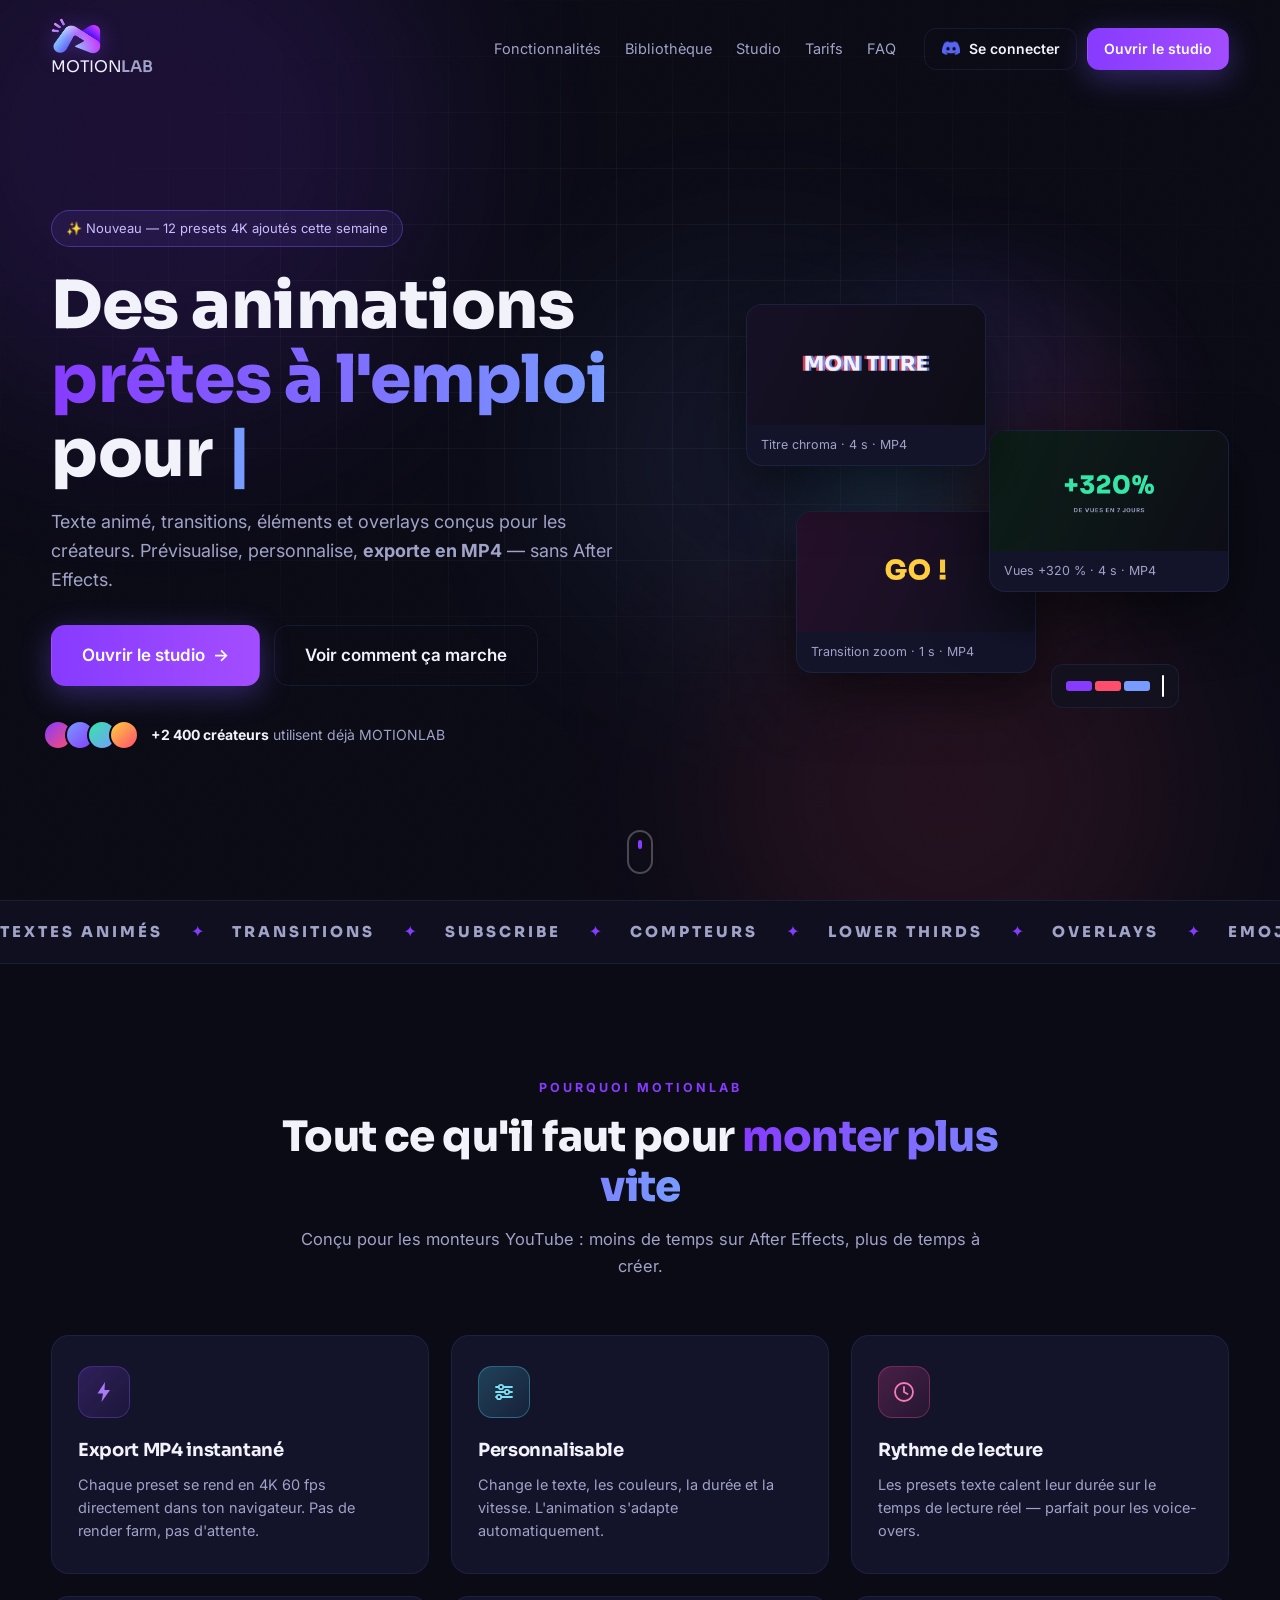
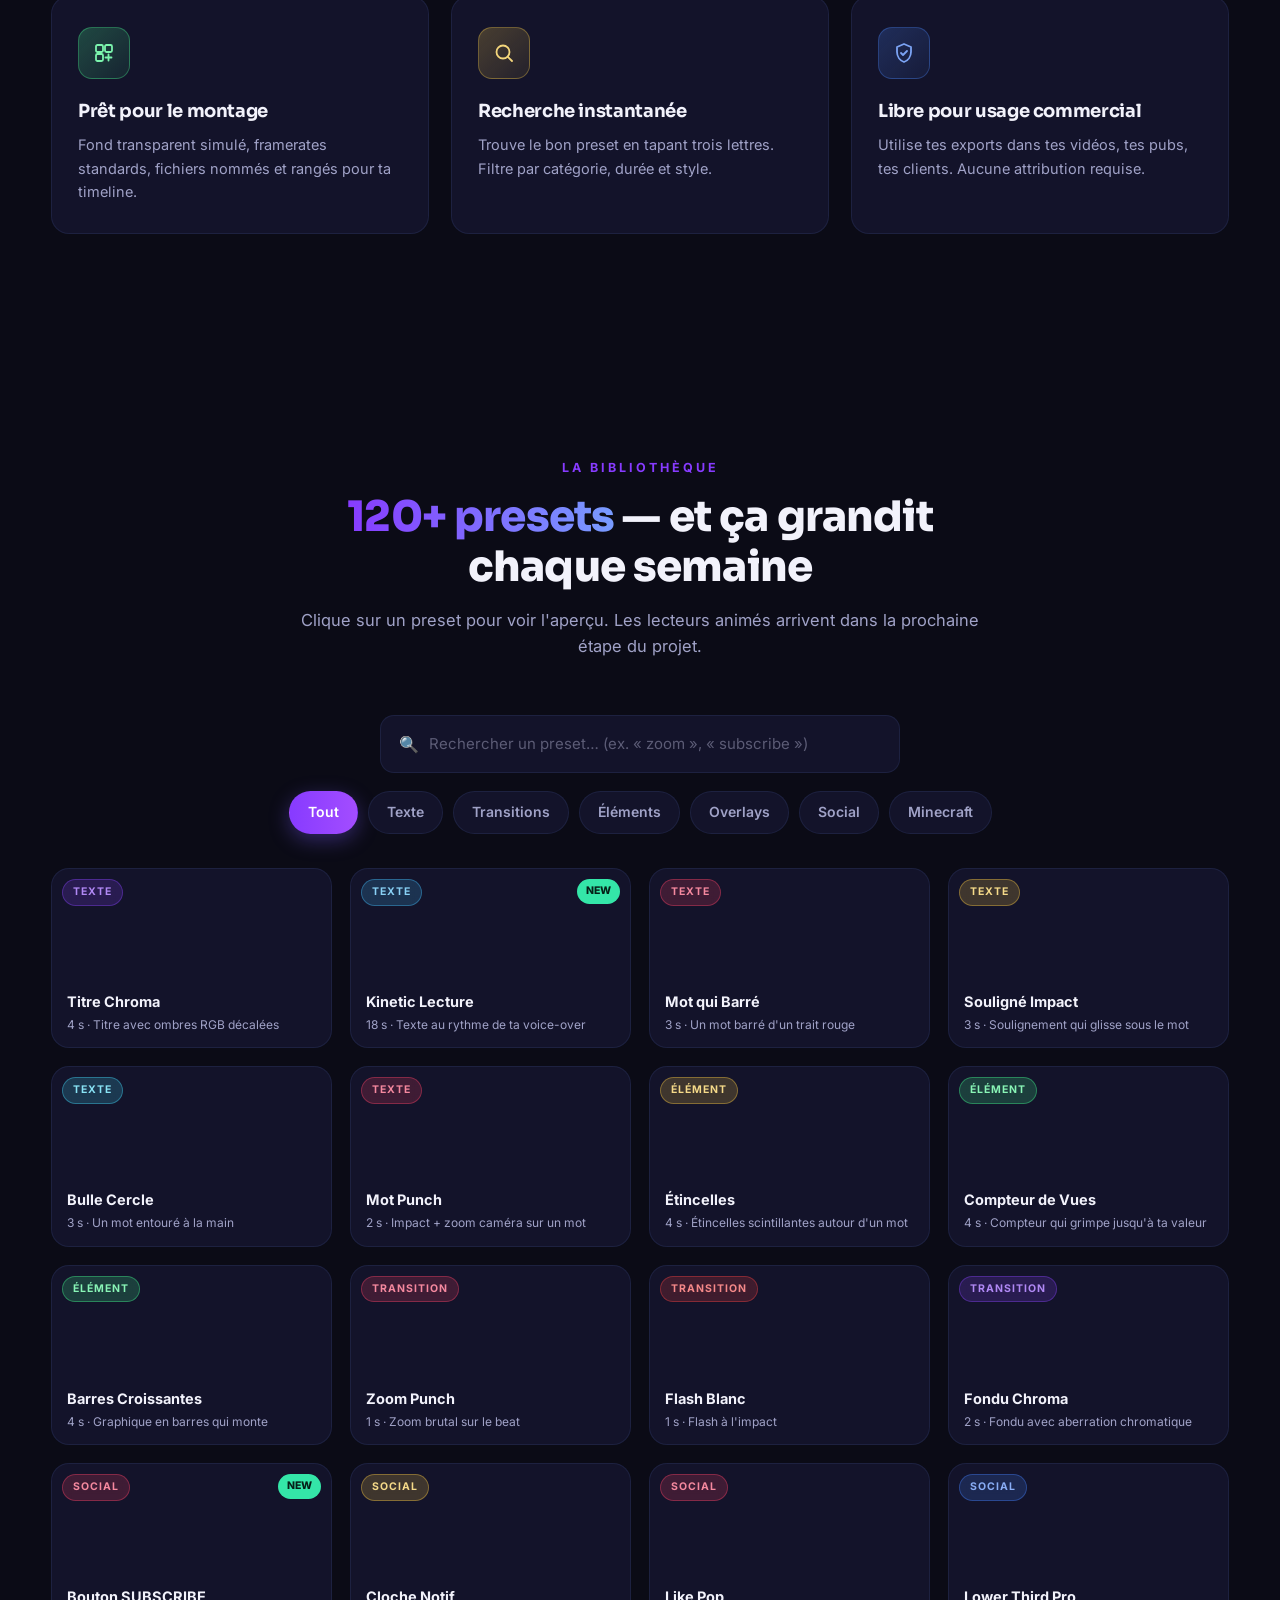
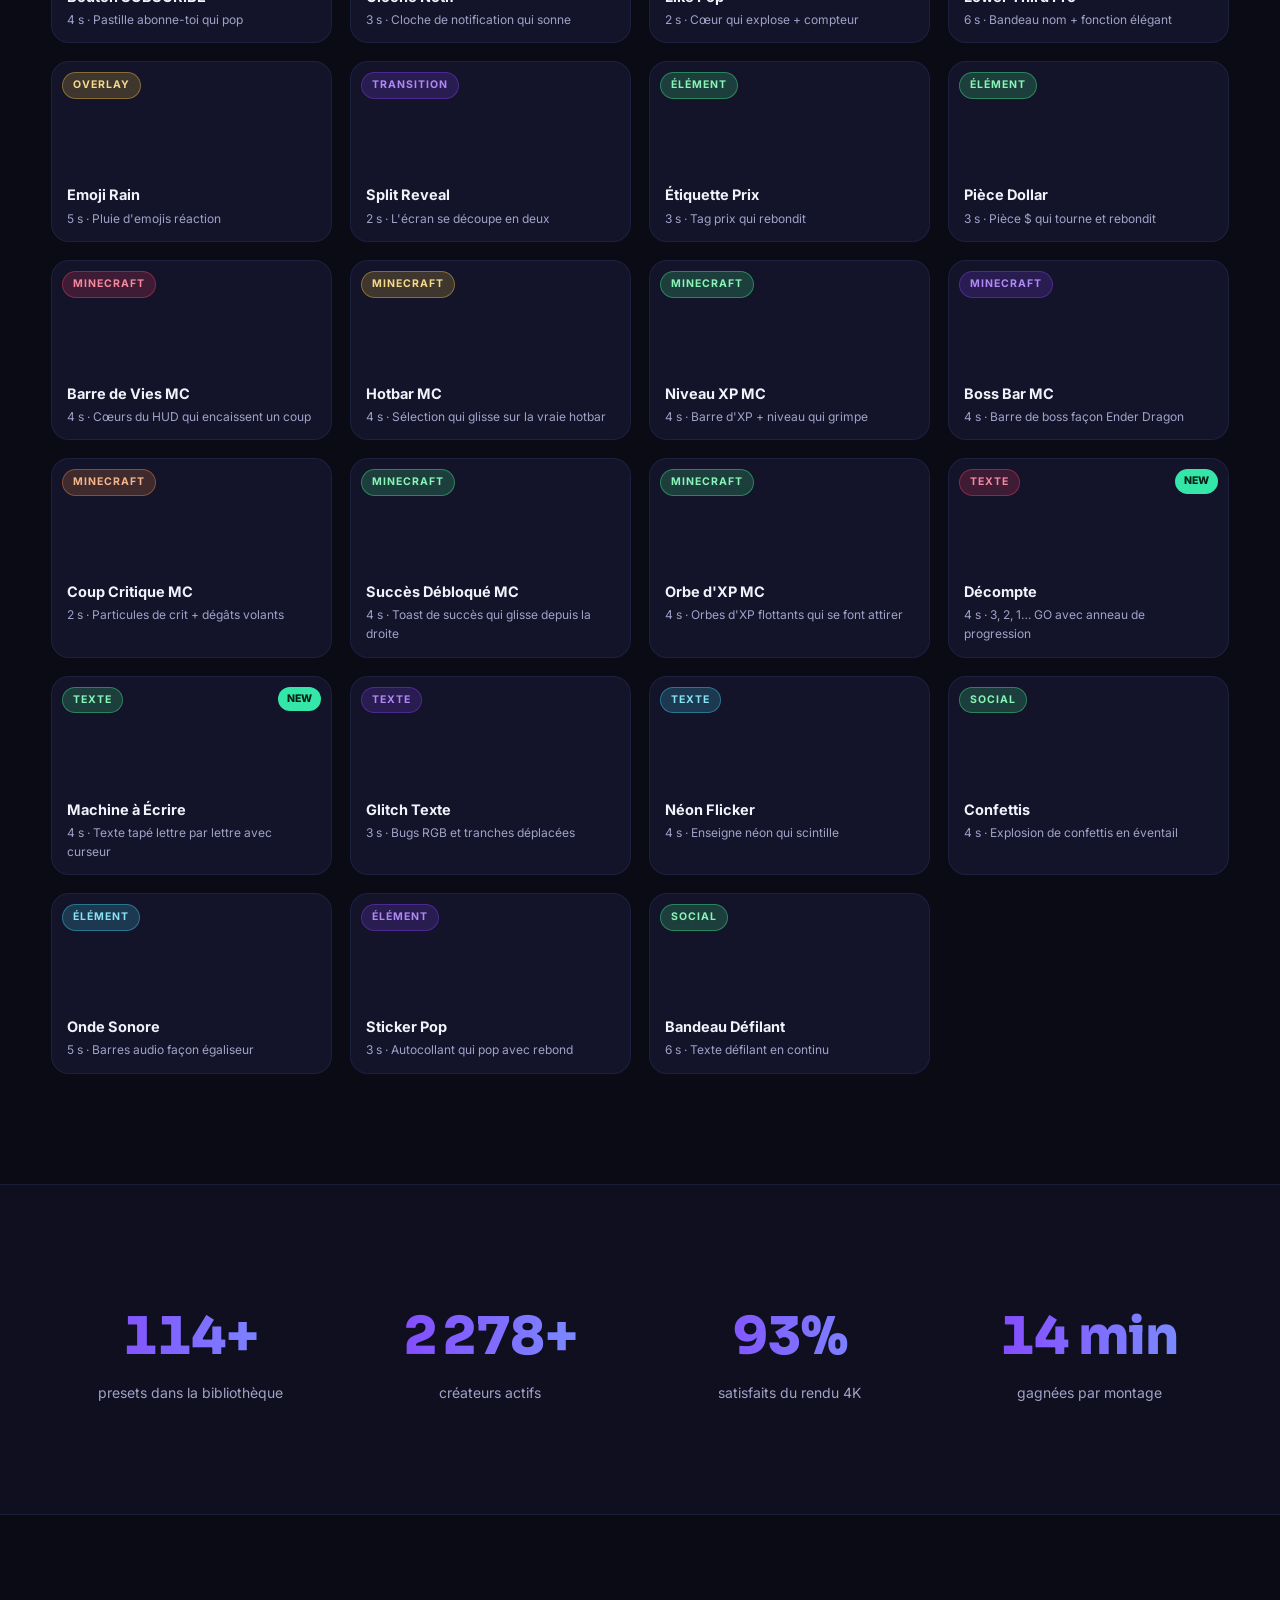
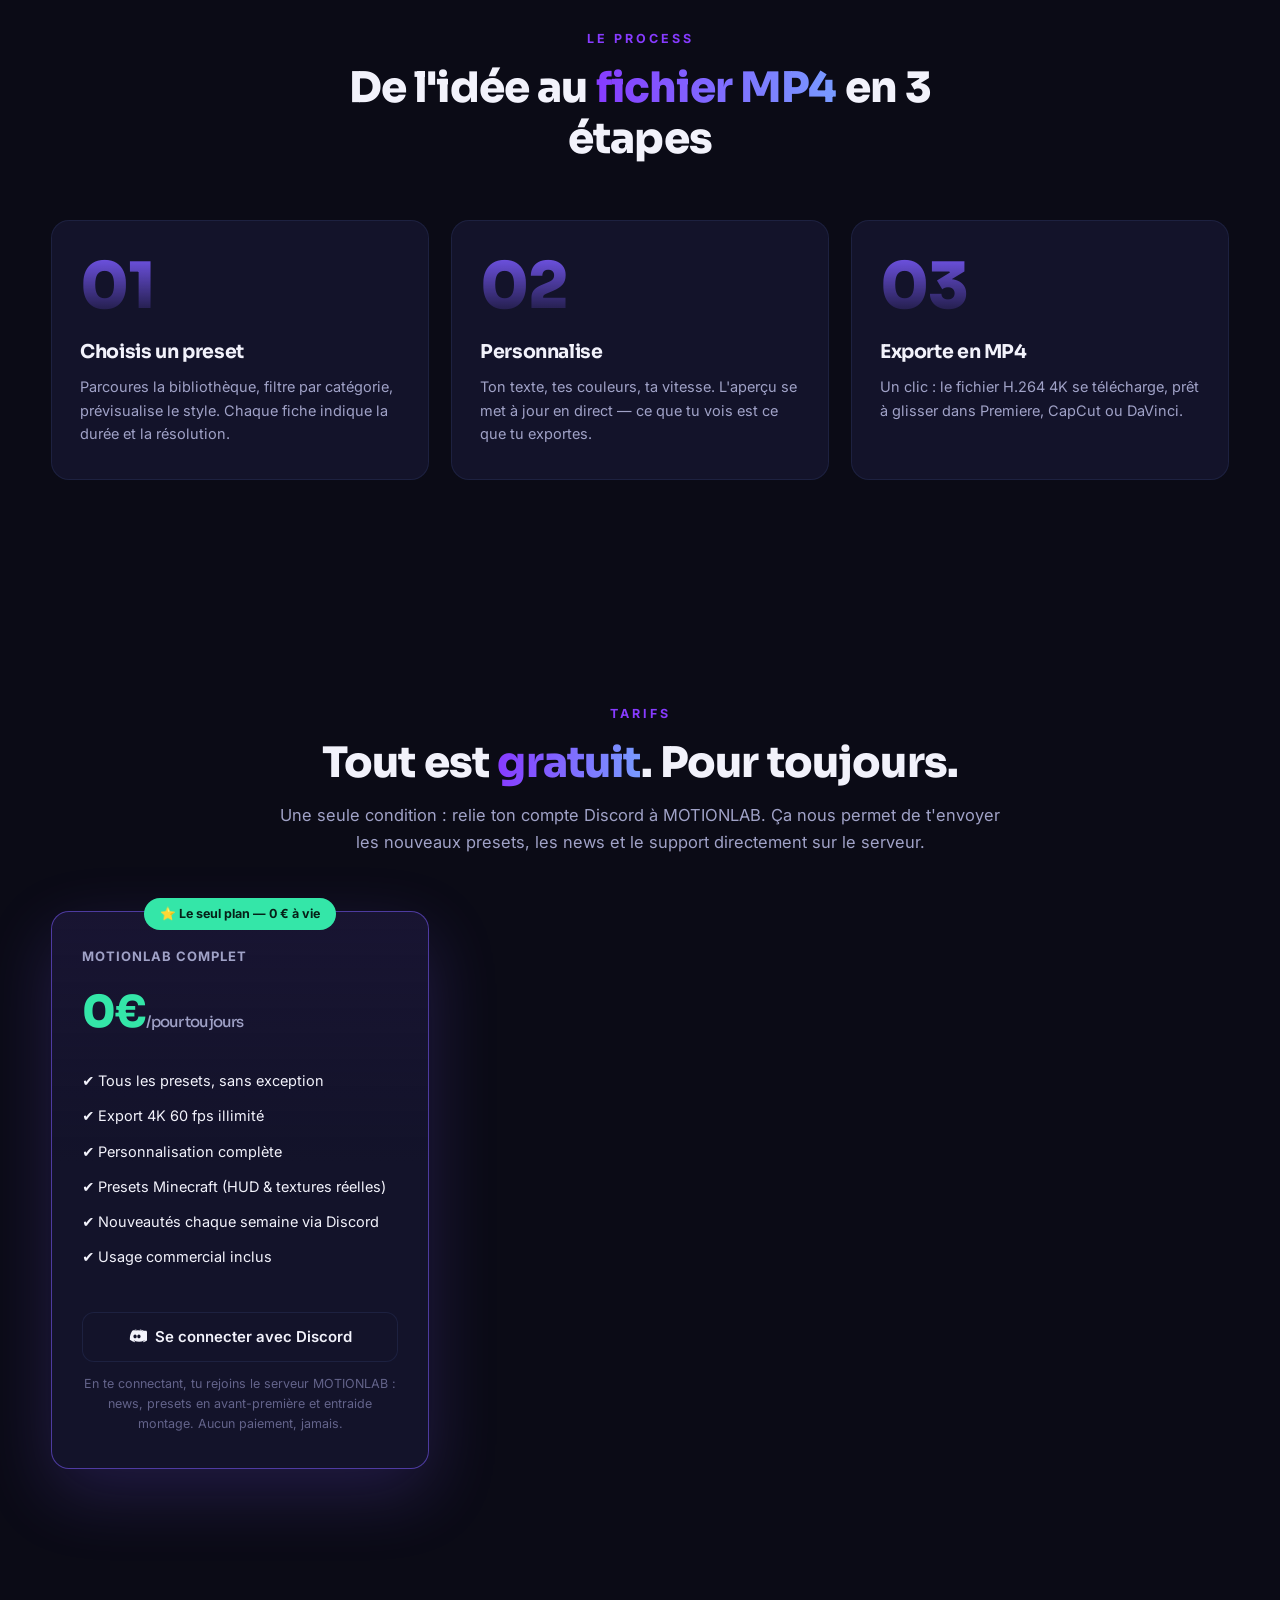
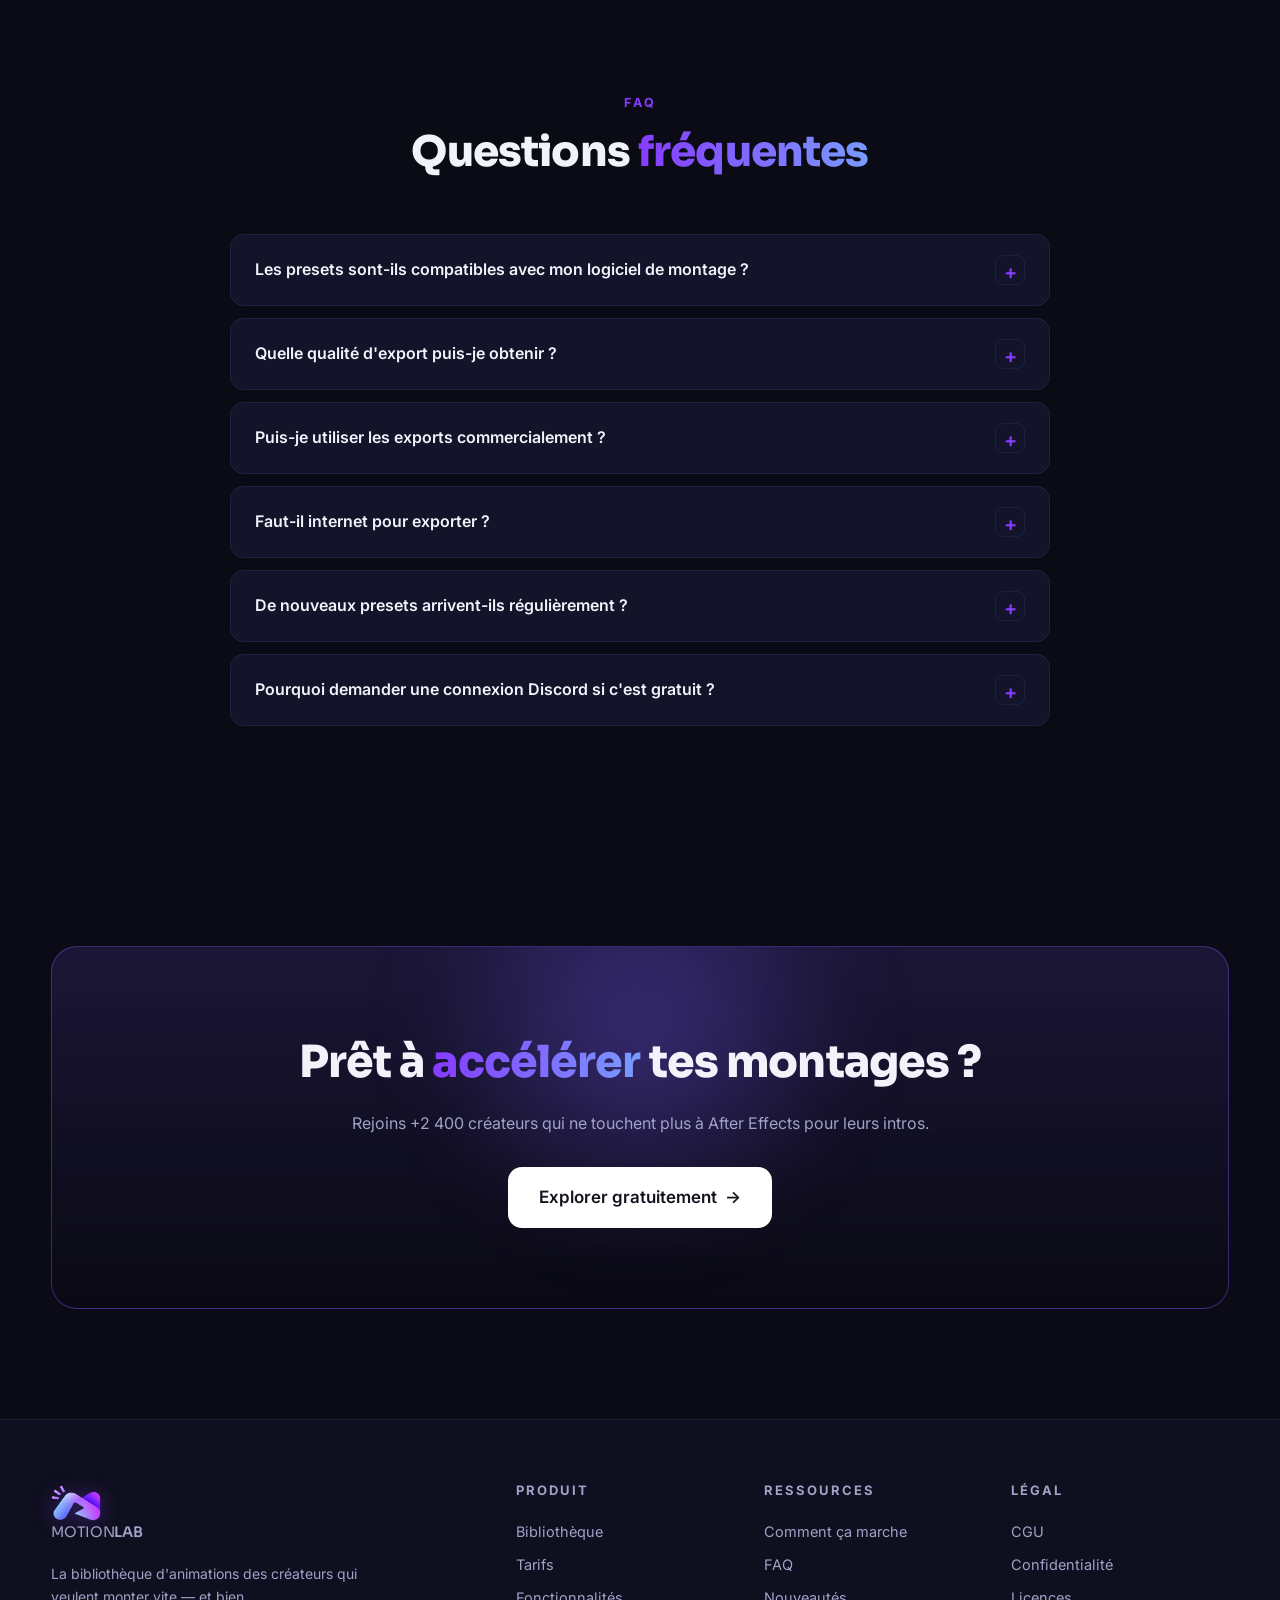
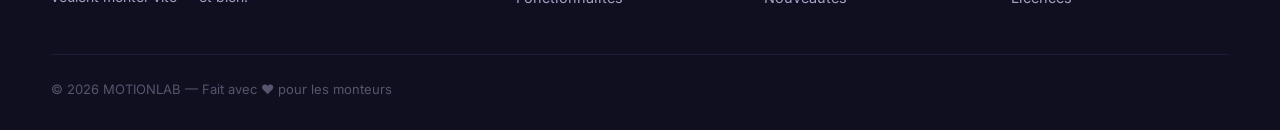
<file: index.html>
<!doctype html>
<html lang="fr">
<head>
<meta charset="utf-8">
<meta name="viewport" content="width=device-width, initial-scale=1">
<title>MOTIONLAB — Bibliothèque d'animations pour le montage</title>
<meta name="description" content="Des centaines d'animations prêtes pour vos montages YouTube, Shorts et TikTok. Texte, transitions, éléments, overlays — exportez en MP4 en un clic.">
<link rel="preconnect" href="https://fonts.googleapis.com">
<link rel="preconnect" href="https://fonts.gstatic.com" crossorigin>
<link href="https://fonts.googleapis.com/css2?family=Sora:wght@600;700;800&family=Inter:wght@400;500;600;700&display=swap" rel="stylesheet">
<link rel="stylesheet" href="styles.css">
<link rel="icon" type="image/png" href="logo.png">
</head>
<body>

<!-- Curseur personnalisé -->
<div class="cursor-dot" id="cursorDot"></div>
<div class="cursor-ring" id="cursorRing"></div>

<!-- Barre de progression de lecture -->
<div class="scroll-progress" id="scrollProgress"></div>

<!-- ================= NAV ================= -->
<header class="nav" id="nav">
  <div class="nav-inner">
    <a class="logo" href="#accueil">
      <img src="logo.png" alt="MOTIONLAB" class="logo-img" width="780" height="564">
      MOTION<span>LAB</span>
    </a>
    <nav class="nav-links" id="navLinks">
      <a href="#fonctionnalites">Fonctionnalités</a>
      <a href="#bibliotheque">Bibliothèque</a>
      <a href="studio.html">Studio</a>
      <a href="#tarifs">Tarifs</a>
      <a href="#faq">FAQ</a>
    </nav>
    <div class="nav-actions">
      <a class="btn btn-ghost btn-sm discord-login" href="#">Se connecter</a>
      <a class="btn btn-primary btn-sm magnetic" href="studio.html">Ouvrir le studio</a>
    </div>
    <button class="burger" id="burger" aria-label="Menu"><span></span><span></span><span></span></button>
  </div>
</header>

<!-- ================= HERO ================= -->
<section class="hero" id="accueil">
  <div class="hero-bg">
    <div class="blob blob-1"></div>
    <div class="blob blob-2"></div>
    <div class="blob blob-3"></div>
    <div class="hero-grid"></div>
  </div>

  <div class="hero-inner">
    <div class="hero-copy reveal">
      <div class="badge">✨ Nouveau — 12 presets 4K ajoutés cette semaine</div>
      <h1>Des animations <span class="gradient-text">prêtes à l'emploi</span><br>
      pour <span class="rotator" id="rotator"><span>tes montages</span></span></h1>
      <p class="hero-sub">Texte animé, transitions, éléments et overlays conçus pour les créateurs.
      Prévisualise, personnalise, <strong>exporte en MP4</strong> — sans After Effects.</p>
      <div class="hero-cta">
        <a href="studio.html" class="btn btn-primary btn-lg magnetic">Ouvrir le studio <span class="arrow">→</span></a>
        <a href="#process" class="btn btn-ghost btn-lg magnetic">Voir comment ça marche</a>
      </div>
      <div class="hero-proof">
        <div class="avatars"><span></span><span></span><span></span><span></span></div>
        <div><strong>+2 400 créateurs</strong> utilisent déjà MOTIONLAB</div>
      </div>
    </div>

    <div class="hero-visual reveal delay-2" id="heroVisual">
      <div class="float-card fc-1 tilt">
        <div class="ph ph-anim"><canvas class="pv" data-pv="Titre Chroma"></canvas></div>
        <div class="fc-meta">Titre chroma · 4 s · MP4</div>
      </div>
      <div class="float-card fc-2 tilt">
        <div class="ph ph-anim"><canvas class="pv" data-pv="Compteur de Vues"></canvas></div>
        <div class="fc-meta">Vues +320 % · 4 s · MP4</div>
      </div>
      <div class="float-card fc-3 tilt">
        <div class="ph ph-anim"><canvas class="pv" data-pv="Zoom Punch"></canvas></div>
        <div class="fc-meta">Transition zoom · 1 s · MP4</div>
      </div>
      <div class="timeline-chip">
        <div class="tc-track"><i class="tc-clip c1"></i><i class="tc-clip c2"></i><i class="tc-clip c3"></i></div>
        <div class="tc-head"></div>
      </div>
    </div>
  </div>

  <a class="scroll-hint" href="#fonctionnalites"><span></span></a>
</section>

<!-- ================= MARQUEE ================= -->
<div class="marquee" aria-hidden="true">
  <div class="marquee-track">
    <span>TEXTES ANIMÉS</span><i>✦</i><span>TRANSITIONS</span><i>✦</i><span>SUBSCRIBE</span><i>✦</i>
    <span>COMPTEURS</span><i>✦</i><span>LOWER THIRDS</span><i>✦</i><span>OVERLAYS</span><i>✦</i>
    <span>EMOJI POP</span><i>✦</i><span>ZOOM PUNCH</span><i>✦</i>
    <span>TEXTES ANIMÉS</span><i>✦</i><span>TRANSITIONS</span><i>✦</i><span>SUBSCRIBE</span><i>✦</i>
    <span>COMPTEURS</span><i>✦</i><span>LOWER THIRDS</span><i>✦</i><span>OVERLAYS</span><i>✦</i>
    <span>EMOJI POP</span><i>✦</i><span>ZOOM PUNCH</span><i>✦</i>
  </div>
</div>

<!-- ================= FONCTIONNALITÉS ================= -->
<section class="section" id="fonctionnalites">
  <div class="container">
    <div class="section-head reveal">
      <div class="kicker">Pourquoi MOTIONLAB</div>
      <h2>Tout ce qu'il faut pour <span class="gradient-text">monter plus vite</span></h2>
      <p>Conçu pour les monteurs YouTube : moins de temps sur After Effects, plus de temps à créer.</p>
    </div>
    <div class="feature-grid">
      <article class="feature-card reveal tilt">
        <div class="f-icon" style="--hue:262"><svg viewBox="0 0 24 24" width="24" height="24"><path d="M13 2 5.5 13.5H11L9.5 22 18 10h-5.5L13 2Z" fill="currentColor"/></svg></div>
        <h3>Export MP4 instantané</h3>
        <p>Chaque preset se rend en 4K 60 fps directement dans ton navigateur. Pas de render farm, pas d'attente.</p>
      </article>
      <article class="feature-card reveal tilt delay-1">
        <div class="f-icon" style="--hue:190"><svg viewBox="0 0 24 24" width="24" height="24" fill="none" stroke="currentColor" stroke-width="1.8" stroke-linecap="round"><path d="M4 7h16M4 12h16M4 17h16"/><circle cx="9" cy="7" r="2.2" fill="var(--card)" /><circle cx="15" cy="12" r="2.2" fill="var(--card)"/><circle cx="7" cy="17" r="2.2" fill="var(--card)"/></svg></div>
        <h3>Personnalisable</h3>
        <p>Change le texte, les couleurs, la durée et la vitesse. L'animation s'adapte automatiquement.</p>
      </article>
      <article class="feature-card reveal tilt delay-2">
        <div class="f-icon" style="--hue:330"><svg viewBox="0 0 24 24" width="24" height="24" fill="none" stroke="currentColor" stroke-width="1.8" stroke-linecap="round"><circle cx="12" cy="12" r="9"/><path d="M12 7v5l3.5 2"/></svg></div>
        <h3>Rythme de lecture</h3>
        <p>Les presets texte calent leur durée sur le temps de lecture réel — parfait pour les voice-overs.</p>
      </article>
      <article class="feature-card reveal tilt delay-1">
        <div class="f-icon" style="--hue:145"><svg viewBox="0 0 24 24" width="24" height="24" fill="none" stroke="currentColor" stroke-width="1.8" stroke-linecap="round" stroke-linejoin="round"><rect x="4" y="4" width="7" height="7" rx="1.5"/><rect x="13" y="4" width="7" height="7" rx="1.5"/><rect x="4" y="13" width="7" height="7" rx="1.5"/><path d="M16.5 13.5v6M13.5 16.5h6"/></svg></div>
        <h3>Prêt pour le montage</h3>
        <p>Fond transparent simulé, framerates standards, fichiers nommés et rangés pour ta timeline.</p>
      </article>
      <article class="feature-card reveal tilt delay-2">
        <div class="f-icon" style="--hue:45"><svg viewBox="0 0 24 24" width="24" height="24" fill="none" stroke="currentColor" stroke-width="1.8" stroke-linecap="round"><circle cx="11" cy="11" r="6.5"/><path d="m20 20-4.2-4.2"/></svg></div>
        <h3>Recherche instantanée</h3>
        <p>Trouve le bon preset en tapant trois lettres. Filtre par catégorie, durée et style.</p>
      </article>
      <article class="feature-card reveal tilt delay-3">
        <div class="f-icon" style="--hue:220"><svg viewBox="0 0 24 24" width="24" height="24" fill="none" stroke="currentColor" stroke-width="1.8" stroke-linecap="round" stroke-linejoin="round"><path d="M12 3 5 6v5c0 4.5 3 8.5 7 10 4-1.5 7-5.5 7-10V6l-7-3Z"/><path d="m9 12 2 2 4-4"/></svg></div>
        <h3>Libre pour usage commercial</h3>
        <p>Utilise tes exports dans tes vidéos, tes pubs, tes clients. Aucune attribution requise.</p>
      </article>
    </div>
  </div>
</section>

<!-- ================= BIBLIOTHÈQUE ================= -->
<section class="section" id="bibliotheque">
  <div class="container">
    <div class="section-head reveal">
      <div class="kicker">La bibliothèque</div>
      <h2><span class="gradient-text">120+ presets</span> — et ça grandit chaque semaine</h2>
      <p>Clique sur un preset pour voir l'aperçu. Les lecteurs animés arrivent dans la prochaine étape du projet.</p>
    </div>

    <div class="lib-toolbar reveal">
      <div class="search-box">
        <span class="s-icon">🔍</span>
        <input type="search" id="search" placeholder="Rechercher un preset… (ex. « zoom », « subscribe »)" autocomplete="off">
      </div>
      <div class="chips" id="chips">
        <button class="chip active" data-cat="all">Tout</button>
        <button class="chip" data-cat="texte">Texte</button>
        <button class="chip" data-cat="transition">Transitions</button>
        <button class="chip" data-cat="element">Éléments</button>
        <button class="chip" data-cat="overlay">Overlays</button>
        <button class="chip" data-cat="social">Social</button>
      <button class="chip" data-cat="mc">Minecraft</button>
      </div>
    </div>

    <div class="lib-grid" id="libGrid"><!-- rendu par JS --></div>
    <p class="lib-empty" id="libEmpty" hidden>Aucun preset ne correspond — essaie un autre mot-clé 🙏</p>
  </div>
</section>

<!-- ================= STATS ================= -->
<section class="section stats-band">
  <div class="container stats-grid">
    <div class="stat reveal"><div class="stat-num" data-count="120" data-suffix="+">0</div><div class="stat-label">presets dans la bibliothèque</div></div>
    <div class="stat reveal delay-1"><div class="stat-num" data-count="2400" data-suffix="+">0</div><div class="stat-label">créateurs actifs</div></div>
    <div class="stat reveal delay-2"><div class="stat-num" data-count="98" data-suffix="%">0</div><div class="stat-label">satisfaits du rendu 4K</div></div>
    <div class="stat reveal delay-3"><div class="stat-num" data-count="15" data-suffix=" min">0</div><div class="stat-label">gagnées par montage</div></div>
  </div>
</section>

<!-- ================= PROCESS ================= -->
<section class="section" id="process">
  <div class="container">
    <div class="section-head reveal">
      <div class="kicker">Le process</div>
      <h2>De l'idée au <span class="gradient-text">fichier MP4</span> en 3 étapes</h2>
    </div>
    <div class="steps">
      <div class="step reveal"><div class="step-num">01</div>
        <h3>Choisis un preset</h3>
        <p>Parcoures la bibliothèque, filtre par catégorie, prévisualise le style. Chaque fiche indique la durée et la résolution.</p>
      </div>
      <div class="step reveal delay-1"><div class="step-num">02</div>
        <h3>Personnalise</h3>
        <p>Ton texte, tes couleurs, ta vitesse. L'aperçu se met à jour en direct — ce que tu vois est ce que tu exportes.</p>
      </div>
      <div class="step reveal delay-2"><div class="step-num">03</div>
        <h3>Exporte en MP4</h3>
        <p>Un clic : le fichier H.264 4K se télécharge, prêt à glisser dans Premiere, CapCut ou DaVinci.</p>
      </div>
    </div>
  </div>
</section>

<!-- ================= TARIFS ================= -->
<section class="section" id="tarifs">
  <div class="container">
    <div class="section-head reveal">
      <div class="kicker">Tarifs</div>
      <h2>Tout est <span class="gradient-text">gratuit</span>. Pour toujours.</h2>
      <p>Une seule condition : relie ton compte Discord à MOTIONLAB. Ça nous permet de t'envoyer les nouveaux presets, les news et le support directement sur le serveur.</p>
    </div>
    <div class="pricing pricing-free">
      <div class="plan plan-popular plan-free reveal tilt">
        <div class="pop-badge">⭐ Le seul plan — 0 € à vie</div>
        <div class="plan-name">MOTIONLAB Complet</div>
        <div class="plan-price">0€<span>/pour toujours</span></div>
        <ul class="plan-list">
          <li>✔ Tous les presets, sans exception</li>
          <li>✔ Export 4K 60 fps illimité</li>
          <li>✔ Personnalisation complète</li>
          <li>✔ Presets Minecraft (HUD &amp; textures réelles)</li>
          <li>✔ Nouveautés chaque semaine via Discord</li>
          <li>✔ Usage commercial inclus</li>
        </ul>
        <button class="btn btn-discord btn-block magnetic" id="discordCta">
          <svg viewBox="0 0 24 24" width="20" height="20" fill="currentColor" aria-hidden="true"><path d="M20.3 4.4A19.6 19.6 0 0 0 15.6 3l-.3.7a13.4 13.4 0 0 1 4 1.7 13.6 13.6 0 0 0-11.6-.4l-.4.4a13.4 13.4 0 0 1 4-1.7L11 3a19.6 19.6 0 0 0-4.7 1.4C3.9 8.1 3.2 11.7 3.5 15.2a19.9 19.9 0 0 0 6 3l.5-.8a12.5 12.5 0 0 1-2-.9l.5-.4a14.2 14.2 0 0 0 12.2 0l.5.4c-.7.4-1.4.7-2.1.9l.5.8a19.8 19.8 0 0 0 6-3c.4-4-.6-7.5-2.3-10.8ZM9.7 13.6c-1.1 0-2-1-2-2.3s.9-2.3 2-2.3 2 1 2 2.3-.9 2.3-2 2.3Zm4.6 0c-1.1 0-2-1-2-2.3s.9-2.3 2-2.3 2 1 2 2.3-.9 2.3-2 2.3Z"/></svg>
          <span id="discordCtaLabel">Se connecter avec Discord</span>
        </button>
        <p class="plan-note">En te connectant, tu rejoins le serveur MOTIONLAB : news, presets en avant-première et entraide montage. Aucun paiement, jamais.</p>
      </div>
    </div>
  </div>
</section>

<!-- ================= FAQ ================= -->
<section class="section" id="faq">
  <div class="container container-narrow">
    <div class="section-head reveal">
      <div class="kicker">FAQ</div>
      <h2>Questions <span class="gradient-text">fréquentes</span></h2>
    </div>
    <div class="accordion" id="accordion">
      <details class="acc reveal">
        <summary>Les presets sont-ils compatibles avec mon logiciel de montage ? <span class="acc-icon">+</span></summary>
        <div class="acc-body"><p>Oui. Les exports sont des fichiers MP4 (H.264) standard : Premiere Pro, DaVinci Resolve, CapCut, Final Cut, After Effects… tout ce qui accepte du MP4.</p></div>
      </details>
      <details class="acc reveal delay-1">
        <summary>Quelle qualité d'export puis-je obtenir ? <span class="acc-icon">+</span></summary>
        <div class="acc-body"><p>Jusqu'en 4K (3840×2160) à 60 fps, encodé H.264 High Profile. Le rendu se fait dans ton navigateur : un PC correct suffit.</p></div>
      </details>
      <details class="acc reveal delay-2">
        <summary>Puis-je utiliser les exports commercialement ? <span class="acc-icon">+</span></summary>
        <div class="acc-body"><p>Absolument — vidéos YouTube, Shorts, publicités, projets clients. Aucune attribution nécessaire, même avec le plan gratuit.</p></div>
      </details>
      <details class="acc reveal delay-3">
        <summary>Faut-il internet pour exporter ? <span class="acc-icon">+</span></summary>
        <div class="acc-body"><p>Une seule fois pour charger le site. Ensuite le rendu est 100 % local : rien n'est envoyé sur un serveur.</p></div>
      </details>
      <details class="acc reveal delay-3">
        <summary>De nouveaux presets arrivent-ils régulièrement ? <span class="acc-icon">+</span></summary>
        <div class="acc-body"><p>Oui, chaque semaine. Les membres du serveur Discord MOTIONLAB les reçoivent en avant-première, avec les notes de version.</p></div>
      </details>
      <details class="acc reveal delay-3">
        <summary>Pourquoi demander une connexion Discord si c'est gratuit ? <span class="acc-icon">+</span></summary>
        <div class="acc-body"><p>Parce qu'il n'y a aucun paiement à gérer : la connexion Discord sert de compte, et le serveur sert de canal pour les news, les nouveaux presets et l'entraide montage. C'est tout.</p></div>
      </details>
    </div>
  </div>
</section>

<!-- ================= CTA ================= -->
<section class="section">
  <div class="container">
    <div class="cta-banner reveal">
      <div class="cta-blob"></div>
      <h2>Prêt à <span class="gradient-text">accélérer</span> tes montages ?</h2>
      <p>Rejoins +2 400 créateurs qui ne touchent plus à After Effects pour leurs intros.</p>
      <a href="#bibliotheque" class="btn btn-light btn-lg magnetic">Explorer gratuitement <span class="arrow">→</span></a>
    </div>
  </div>
</section>

<!-- ================= FOOTER ================= -->
<footer class="footer">
  <div class="container footer-grid">
    <div>
      <a class="logo" href="#accueil">
      <img src="logo.png" alt="MOTIONLAB" class="logo-img" width="780" height="564">
      MOTION<span>LAB</span>
    </a>
      <p class="foot-desc">La bibliothèque d'animations des créateurs qui veulent monter vite — et bien.</p>
    </div>
    <div><h4>Produit</h4><a href="#bibliotheque">Bibliothèque</a><a href="#tarifs">Tarifs</a><a href="#fonctionnalites">Fonctionnalités</a></div>
    <div><h4>Ressources</h4><a href="#process">Comment ça marche</a><a href="#faq">FAQ</a><a href="#accueil">Nouveautés</a></div>
    <div><h4>Légal</h4><a href="#accueil">CGU</a><a href="#accueil">Confidentialité</a><a href="#accueil">Licences</a></div>
  </div>
  <div class="foot-bottom container">© 2026 MOTIONLAB — Fait avec ❤ pour les monteurs</div>
</footer>

<!-- ================= MODAL APERÇU ================= -->
<div class="modal" id="modal" aria-hidden="true">
  <div class="modal-backdrop" id="modalBackdrop"></div>
  <div class="modal-card" role="dialog" aria-modal="true">
    <button class="modal-close" id="modalClose" aria-label="Fermer">✕</button>
    <div class="modal-player" id="modalPlayer"><!-- placeholder animé --></div>
    <div class="modal-info">
      <div>
        <h3 id="modalTitle">Preset</h3>
        <p id="modalMeta">4 s · 4K 60 fps · MP4</p>
      </div>
      <a class="btn btn-primary" id="modalStudio" href="studio.html">Ouvrir dans le studio →</a>
    </div>
    <div class="modal-note">🚧 Le lecteur animé et l'export sont la <strong>prochaine étape</strong> du projet — la structure est déjà prête à les accueillir.</div>
  </div>
</div>

<button class="to-top" id="toTop" aria-label="Remonter">
  <svg viewBox="0 0 36 36"><circle class="tt-bg" cx="18" cy="18" r="16"/><circle class="tt-ring" id="ttRing" cx="18" cy="18" r="16"/></svg>
  <span>↑</span>
</button>

<script src="previews.js"></script>
<script src="discord.js"></script>
<script src="app.js"></script>
</body>
</html>
</file>
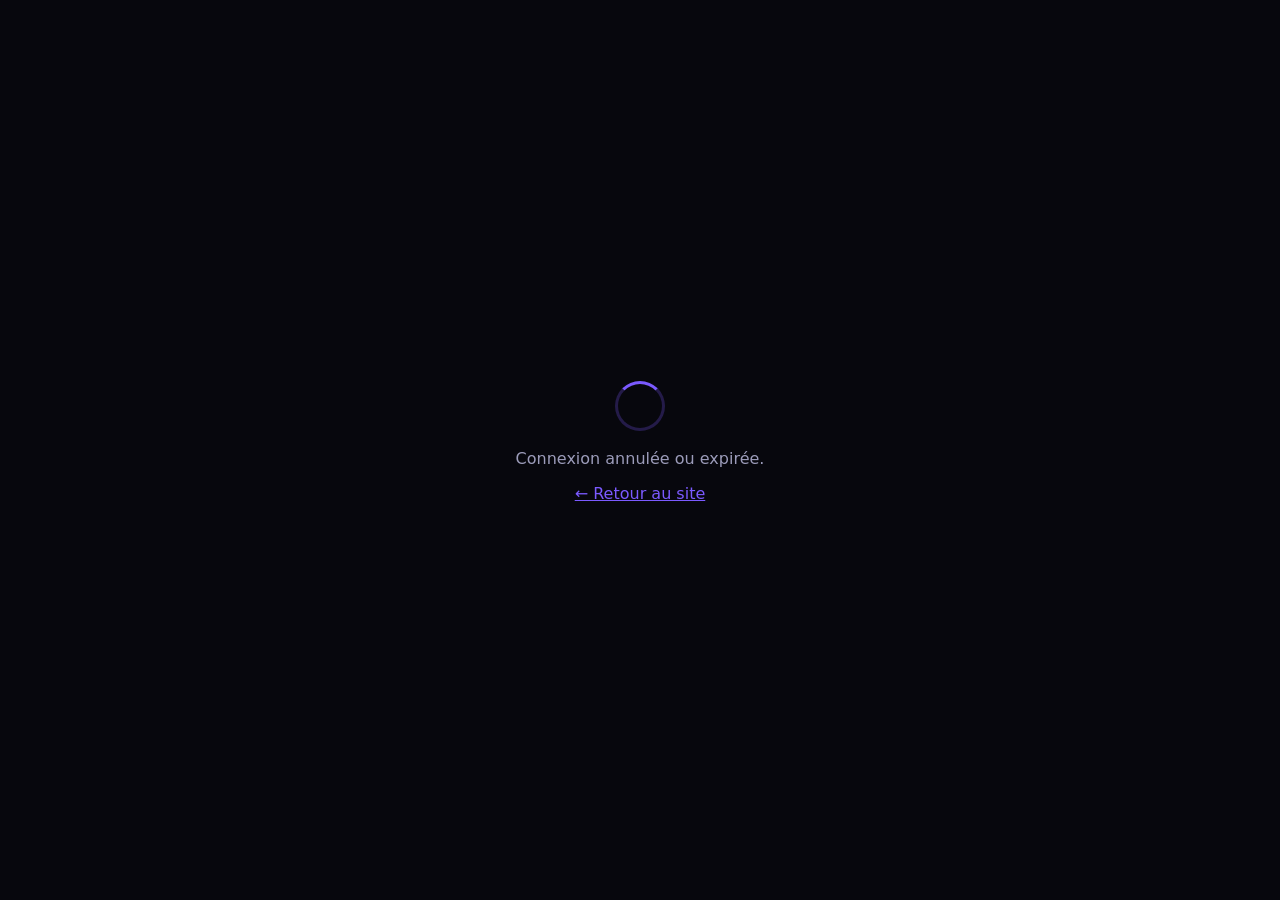
<file: oauth.html>
<!doctype html>
<html lang="fr">
<head>
<meta charset="utf-8">
<title>Connexion… — MOTIONLAB</title>
<link rel="icon" type="image/svg+xml" href="logo.svg">
<style>
  body { background:#07070d; color:#f1f1fa; font-family:Inter,system-ui,sans-serif;
         display:grid; place-items:center; height:100vh; margin:0; }
  .box { text-align:center; }
  .spin { width:44px; height:44px; border-radius:50%; margin:0 auto 18px;
          border:3px solid rgba(123,90,255,.25); border-top-color:#7b5aff;
          animation:s .8s linear infinite; }
  @keyframes s { to { transform:rotate(360deg); } }
  p { color:#9c9cba; }
  a { color:#7b5aff; }
</style>
</head>
<body>
  <div class="box">
    <div class="spin"></div>
    <p>Connexion à MOTIONLAB via Discord…</p>
    <p><a href="index.html">← Retour au site</a></p>
  </div>
<script src="discord.js"></script>
<script>
  // Le code OAuth2 arrive en ?code=… → échangé contre un token via PKCE.
  if (!MLAuth.saveFromHash()) {
    document.querySelector("p").textContent = "Connexion annulée ou expirée.";
  }
</script>
</body>
</html>
</file>
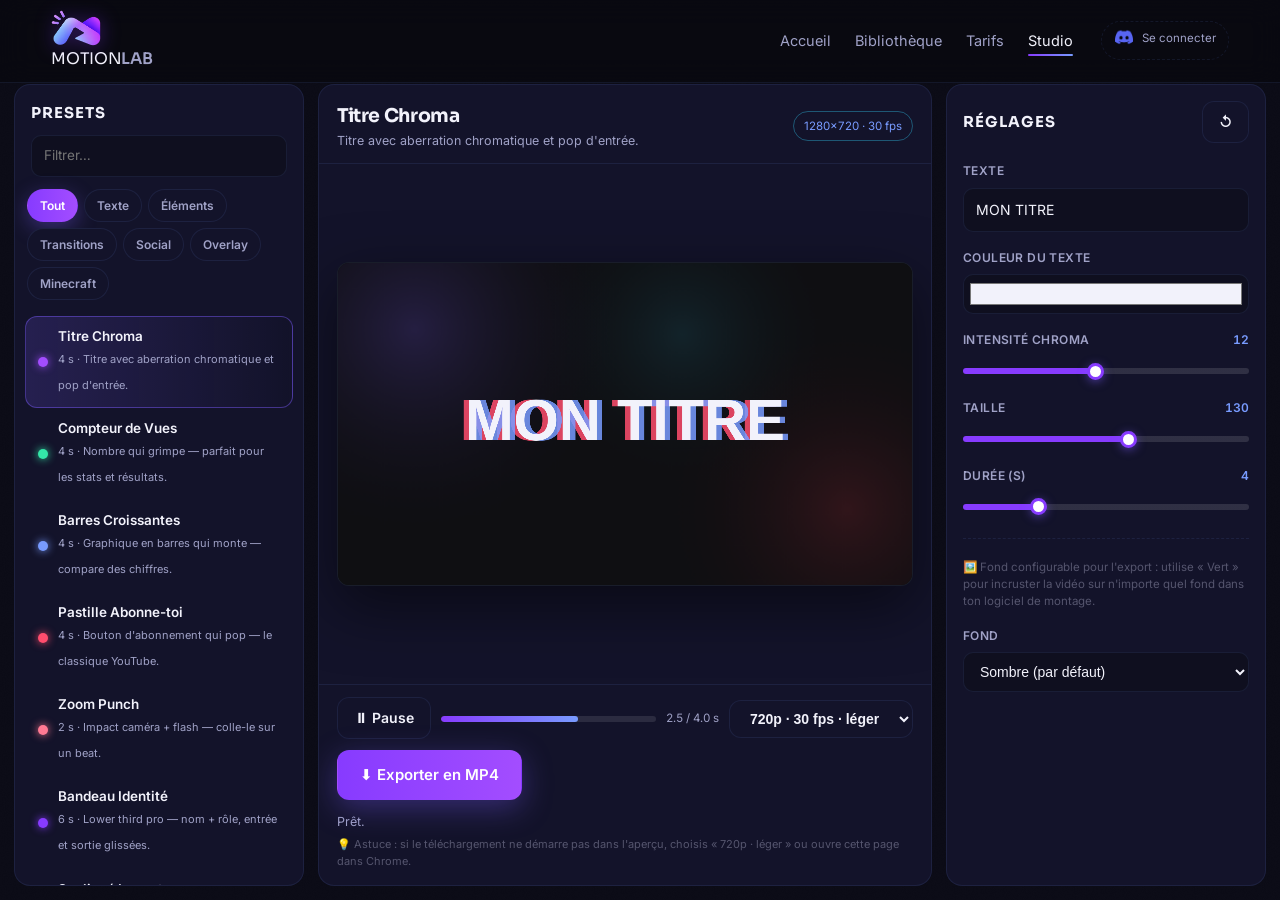
<file: studio.html>
<!doctype html>
<html lang="fr">
<head>
<meta charset="utf-8">
<meta name="viewport" content="width=device-width, initial-scale=1">
<title>Studio — MOTIONLAB</title>
<link rel="preconnect" href="https://fonts.googleapis.com">
<link rel="preconnect" href="https://fonts.gstatic.com" crossorigin>
<link href="https://fonts.googleapis.com/css2?family=Sora:wght@600;700;800&family=Inter:wght@400;500;600;700&display=swap" rel="stylesheet">
<link rel="stylesheet" href="styles.css">
<link rel="stylesheet" href="studio.css">
<link rel="icon" type="image/svg+xml" href="logo.svg">
</head>
<body class="studio-page">

<div class="scroll-progress" id="scrollProgress"></div>

<header class="nav scrolled">
  <div class="nav-inner">
    <a class="logo" href="index.html">
      <img src="logo.png" alt="MOTIONLAB" class="logo-img" width="780" height="564">
      MOTION<span>LAB</span>
    </a>
    <nav class="nav-links">
      <a href="index.html">Accueil</a>
      <a href="index.html#bibliotheque">Bibliothèque</a>
      <a href="index.html#tarifs">Tarifs</a>
      <a href="studio.html" class="active">Studio</a>
    </nav>
    <div class="studio-credit" id="studioAuth">
      <a href="#" class="discord-login">Se connecter avec Discord</a>
    </div>
  </div>
</header>

<main class="studio">

  <!-- ====== Colonne gauche : presets ====== -->
  <aside class="s-col s-presets">
    <div class="s-col-head">
      <h3>Presets</h3>
      <input type="search" id="presetSearch" placeholder="Filtrer…" autocomplete="off">
    </div>
    <div class="s-chips" id="sChips">
      <button class="chip active" data-cat="all">Tout</button>
      <button class="chip" data-cat="texte">Texte</button>
      <button class="chip" data-cat="element">Éléments</button>
      <button class="chip" data-cat="transition">Transitions</button>
      <button class="chip" data-cat="social">Social</button>
      <button class="chip" data-cat="overlay">Overlay</button>
      <button class="chip" data-cat="minecraft">Minecraft</button>
    </div>
    <div class="s-list" id="presetList"><!-- rendu JS --></div>
  </aside>

  <!-- ====== Colonne centre : scène ====== -->
  <section class="s-col s-stage">
    <div class="stage-head">
      <div>
        <h2 id="stageTitle">—</h2>
        <p id="stageMeta">—</p>
      </div>
      <span class="stage-res" id="stageRes">1280×720 · 30 fps</span>
    </div>
    <div class="stage-wrap">
      <canvas id="stage" width="1920" height="1080"></canvas>
      <div class="stage-grid-lines" aria-hidden="true"></div>
    </div>
    <div class="stage-actions">
      <button class="btn btn-sm" id="playBtn">⏸ Pause</button>
      <div class="playhead">
        <div class="ph-track"><i id="phFill"></i></div>
        <span id="phTime">0.0 / 4.0 s</span>
      </div>
      <select id="resSelect" class="btn btn-sm res-select">
        <option value="720p30" selected>720p · 30 fps · léger</option>
        <option value="1080p30">1080p · 30 fps</option>
        <option value="1080p60">1080p · 60 fps</option>
        <option value="4k60">4K · 60 fps · lourd</option>
      </select>
      <button class="btn btn-primary" id="exportBtn">⬇ Exporter en MP4</button>
    </div>
    <div class="stage-status" id="status">Prêt.</div>
    <div class="stage-hint">💡 Astuce : si le téléchargement ne démarre pas dans l'aperçu, choisis « 720p · léger » ou ouvre cette page dans Chrome.</div>
  </section>

  <!-- ====== Colonne droite : réglages ====== -->
  <aside class="s-col s-controls">
    <div class="s-col-head"><h3>Réglages</h3><button class="btn btn-sm" id="resetBtn" title="Réinitialiser">↺</button></div>
    <div class="controls-body" id="controls"><!-- généré JS --></div>
  </aside>
</main>

<script src="./mp4-muxer.min.js"></script>
<script src="discord.js"></script>
<script src="studio.js"></script>
</body>
</html>
</file>
<file: styles.css>
/* ============================================================
   MOTIONLAB — styles.css
   Thème sombre, glassmorphism, gradients violet/rouge/cyan
   ============================================================ */

/* ============================================================
   MOTIONLAB — PALETTE OFFICIELLE (v3) — appliquée partout
   Principale : #873BFF  ·  Accent : #789BFF  ·  Fond : #0B0B16
   ============================================================ */
:root {
  color-scheme: dark;

  /* ── Marque ────────────────────────────────────────────── */
  --violet: #873bff;
  --accent:  #789bff;
  --red:     #ff4d6d;
  --green:   #34e6a8;
  --yellow:  #ffcf3f;

  /* Déclinaisons (hover / fond teinté) */
  --violet-2: #a16bff;   --violet-bg: rgba(135, 59, 255, .14);
  --accent-2: #9bb5ff;   --accent-bg:  rgba(120, 155, 255, .12);
  --red-2:    #ff7a93;   --red-bg:     rgba(255, 77, 109, .12);
  --green-2:  #63f0bf;   --green-bg:   rgba(52, 230, 168, .12);

  /* ── Neutres (fond #0B0B16) ────────────────────────────── */
  --bg:     #0b0b16;
  --bg-2:   #0f0f1f;
  --card:   #13132a;
  --card-2: #1b1b3a;
  --line:   rgba(120, 155, 255, .10);
  --line-2: rgba(120, 155, 255, .24);
  --text:   #f2f2fb;
  --muted:  #a0a2c7;
  --faint:  #63638a;

  /* ── Dégradés de marque ────────────────────────────────── */
  --grad:      linear-gradient(90deg, var(--violet), var(--accent));
  --grad-diag: linear-gradient(135deg, var(--violet), var(--accent));
  --grad-logo: linear-gradient(135deg, #873bff, #789bff);
  --glow-violet: 0 4px 32px rgba(135, 59, 255, .4);

  /* ── Sémantique ────────────────────────────────────────── */
  --ok: var(--green);
  --warn: var(--yellow);
  --danger: var(--red);
  --info: var(--accent);

  /* ── Forme & ombres ────────────────────────────────────── */
  --radius: 18px;
  --radius-sm: 12px;
  --shadow: 0 20px 60px rgba(0, 0, 0, .55);
  --shadow-sm: 0 6px 20px rgba(0, 0, 0, .35);

  /* ── Typographie ───────────────────────────────────────── */
  --font: "Inter", "Segoe UI", system-ui, -apple-system, sans-serif;
  --font-display: "Sora", "Segoe UI", system-ui, sans-serif;
  --cyan: var(--accent);
}


* { box-sizing: border-box; margin: 0; padding: 0; }
html { scroll-behavior: smooth; }
body {
  background: var(--bg);
  color: var(--text);
  font-family: var(--font);
  line-height: 1.6;
  overflow-x: hidden;
}
body::before { /* texture de bruit subtile */
  content: ""; position: fixed; inset: 0; pointer-events: none; z-index: 1; opacity: .35;
  background-image: url("data:image/svg+xml,%3Csvg xmlns='http://www.w3.org/2000/svg' width='120' height='120'%3E%3Cfilter id='n'%3E%3CfeTurbulence type='fractalNoise' baseFrequency='.9' numOctaves='2'/%3E%3CfeColorMatrix values='0 0 0 0 1 0 0 0 0 1 0 0 0 0 1 0 0 0 .04 0'/%3E%3C/filter%3E%3Crect width='120' height='120' filter='url(%23n)'/%3E%3C/svg%3E");
}
/* ── Discord / authentification ── */
.btn-discord {
  background: #5865F2; color: #fff;
  display: inline-flex; align-items: center; justify-content: center; gap: 10px;
}
.btn-discord:hover { background: #6b75f5; transform: translateY(-2px); }
.nav-actions { display: flex; align-items: center; gap: 10px; }
.discord-login {
  display: inline-flex; align-items: center; gap: 8px;
}
.dc-logo { width: 20px; height: 20px; object-fit: contain; vertical-align: middle; }
.dc-logo--light { filter: brightness(0) invert(1); }
.dc-welcome {
  position: fixed; top: 74px; left: 50%; translate: -50% -12px; z-index: 2000;
  background: var(--card-2); border: 1px solid var(--line-2); color: var(--text);
  padding: 12px 20px; border-radius: 12px; font-size: 14px; opacity: 0;
  box-shadow: var(--shadow); transition: opacity .3s, translate .3s;
}
.dc-welcome.show { opacity: 1; translate: -50% 0; }
.dc-welcome b { color: var(--green); }

/* Carte « rejoins le serveur » après connexion */
.dc-join {
  position: fixed; inset: 0; z-index: 10000;
  display: flex; align-items: center; justify-content: center;
  background: rgba(5, 5, 12, .72); backdrop-filter: blur(6px);
  opacity: 0; transition: opacity .3s;
}
.dc-join.show { opacity: 1; }
.dc-join-card {
  background: var(--card-2); border: 1px solid var(--line-2);
  border-radius: 20px; padding: 36px 40px 28px; text-align: center;
  max-width: 400px; margin: 20px; box-shadow: 0 30px 80px rgba(0, 0, 0, .6);
  transform: translateY(14px) scale(.96);
  transition: transform .35s cubic-bezier(.2, 1.4, .4, 1);
}
.dc-join.show .dc-join-card { transform: none; }
.dc-join-logo { width: 44px; height: 44px; object-fit: contain; margin-bottom: 12px; }
.dc-join-card h3 { font: 800 22px Sora, sans-serif; color: var(--text); margin: 0 0 8px; }
.dc-join-card p { color: var(--faint); font-size: 14px; line-height: 1.5; margin: 0 0 20px; }
.dc-join-btn {
  display: flex; align-items: center; justify-content: center; gap: 10px;
  background: #5865f2; color: #fff; text-decoration: none;
  font: 700 15px Inter, sans-serif; padding: 13px 22px; border-radius: 12px;
  transition: filter .2s, translate .2s;
}
.dc-join-btn:hover { filter: brightness(1.12); translate: 0 -1px; }
.dc-join-btn .dc-logo { filter: brightness(0) invert(1); }
.dc-join-later {
  margin-top: 14px; background: none; border: 0; cursor: pointer;
  color: var(--faint); font: 500 13px Inter, sans-serif; text-decoration: underline;
}
.dc-join-later:hover { color: var(--text); }

/* Étapes 1-2 de la modale d'accès */
.dg-step {
  display: flex; align-items: center; gap: 12px; text-align: left;
  padding: 12px 14px; border: 1px solid var(--line-2); border-radius: 12px;
  margin-bottom: 10px; background: rgba(255, 255, 255, .02);
}
.dg-step.dg-ok { border-color: rgba(52, 230, 168, .4); }
.dg-num {
  flex: 0 0 26px; width: 26px; height: 26px; border-radius: 50%;
  display: grid; place-items: center;
  background: var(--purple); color: #fff; font: 700 13px Inter, sans-serif;
}
.dg-step.dg-ok .dg-num { background: var(--green); color: #062018; }
.dg-label { flex: 1; color: var(--text); font-size: 14px; }
.dg-label b { color: var(--green); }
.dg-step .dc-join-btn { padding: 9px 16px; font-size: 13px; border-radius: 10px; }
.dg-et { color: var(--faint); font-style: italic; }
.dg-msg { color: #ffb38a; font-size: 12.5px; line-height: 1.45; min-height: 0; margin: 0 0 10px; text-align: center; }
.dg-check {
  width: 100%; background: var(--card); border: 1px solid var(--line-2);
  color: var(--text); font: 600 13.5px Inter, sans-serif;
  padding: 11px; border-radius: 10px; cursor: pointer; margin-top: 4px;
  transition: border-color .2s, color .2s;
}
.dg-check:hover { border-color: var(--purple); color: #fff; }
.dg-check:disabled { opacity: .6; cursor: wait; }

/* ── Tarifs gratuit (plan unique) ── */
.pricing-free { grid-template-columns: minmax(0, 520px); justify-content: center; }
.plan-free .pop-badge { background: var(--green); color: #062018; }
.plan-free .plan-price { color: var(--green); }
.plan-note { color: var(--faint); font-size: 12.5px; line-height: 1.6; margin-top: 12px; text-align: center; }
.plan-free .btn-block { margin-top: 16px; width: 100%; }
::selection { background: rgba(123, 90, 255, .4); }
a { color: inherit; text-decoration: none; }
img { max-width: 100%; display: block; }
button, input { font: inherit; }

::-webkit-scrollbar { width: 11px; }
::-webkit-scrollbar-track { background: var(--bg); }
::-webkit-scrollbar-thumb {
  background: linear-gradient(180deg, #873bff, #ff4d6d);
  border-radius: 8px; border: 3px solid var(--bg);
}

/* Typographie d'affichage */
h1, h2, h3, .stat-num, .step-num, .plan-price, .marquee-track span, .logo {
  font-family: var(--font-display);
  letter-spacing: -.02em;
}

.container { width: min(1200px, 92vw); margin-inline: auto; }
.container-narrow { width: min(820px, 92vw); }
.section { padding: 110px 0; position: relative; z-index: 2; }

.gradient-text {
  background: var(--grad);
  -webkit-background-clip: text; background-clip: text;
  -webkit-text-fill-color: transparent;
}

/* ---------- Boutons ---------- */
.btn {
  display: inline-flex; align-items: center; gap: 8px;
  padding: 12px 22px; border-radius: 12px;
  font-weight: 600; font-size: 15px; cursor: pointer;
  border: 1px solid var(--line); background: var(--card);
  color: var(--text); position: relative; overflow: hidden;
  transition: transform .2s, box-shadow .2s, border-color .2s, background .2s;
  will-change: transform;
}
.btn:hover { transform: translateY(-2px); border-color: rgba(255,255,255,.2); }
.btn:disabled { opacity: .5; cursor: not-allowed; }
.btn-primary {
  background: linear-gradient(90deg, #873bff, #a34dff);
  border-color: transparent; color: #fff;
  box-shadow: 0 8px 30px rgba(124, 92, 255, .35);
}
.btn-primary:hover { box-shadow: 0 12px 40px rgba(124, 92, 255, .5); }
.btn-ghost { background: transparent; }
.btn-light { background: #fff; color: #14141f; border-color: transparent; }
.btn-lg { padding: 16px 30px; font-size: 17px; border-radius: 14px; }
.btn-sm { padding: 9px 16px; font-size: 14px; }
.btn-block { width: 100%; justify-content: center; }
.btn .arrow { transition: transform .2s; }
.btn:hover .arrow { transform: translateX(4px); }
.btn .ripple {
  position: absolute; border-radius: 50%; background: rgba(255,255,255,.35);
  transform: scale(0); animation: ripple .5s ease-out forwards; pointer-events: none;
}
@keyframes ripple { to { transform: scale(3); opacity: 0; } }

/* ---------- Curseur ---------- */
.cursor-dot, .cursor-ring {
  position: fixed; top: 0; left: 0; pointer-events: none; z-index: 9999;
  border-radius: 50%; translate: -50% -50%;
}
.cursor-dot { width: 8px; height: 8px; background: var(--violet); }
.cursor-ring {
  width: 38px; height: 38px; border: 1.5px solid rgba(124,92,255,.55);
  transition: width .2s, height .2s, border-color .2s, background .2s;
}
.cursor-ring.hovering { width: 58px; height: 58px; border-color: rgba(53,214,255,.7); background: rgba(124,92,255,.08); }
@media (hover: none) { .cursor-dot, .cursor-ring { display: none; } }

/* ---------- Progression de lecture ---------- */
.scroll-progress {
  position: fixed; top: 0; left: 0; height: 3px; width: 0;
  background: var(--grad); z-index: 1000; box-shadow: 0 0 12px rgba(124,92,255,.8);
}

/* ---------- NAV ---------- */
.nav {
  position: fixed; top: 0; left: 0; right: 0; z-index: 900;
  padding: 18px 0; transition: padding .3s, background .3s, border-color .3s;
  border-bottom: 1px solid transparent;
}
.nav.scrolled {
  padding: 10px 0;
  background: rgba(8, 8, 15, .75);
  backdrop-filter: blur(14px); -webkit-backdrop-filter: blur(14px);
  border-bottom-color: var(--line);
}
.nav-inner {
  width: min(1200px, 92vw); margin-inline: auto;
  display: flex; align-items: center; gap: 28px;
}
.logo-img { height: 36px; width: auto; display: block; filter: drop-shadow(0 2px 10px rgba(135,59,255,.35)); transition: transform .25s, filter .25s; }
.logo:hover .logo-img { transform: translateY(-1px); filter: drop-shadow(0 4px 16px rgba(135,59,255,.5)); }
.logo span:not(.logo-mark):not(svg span) { color: var(--muted); font-weight: 600; }
.logo > svg { display: block; }
.logo-orbit { transform-origin: 32px 32px; animation: logoOrbit 9s linear infinite; }
.logo-play { transform-origin: 34px 32px; animation: logoPlay 2.6s ease-in-out infinite; }
@keyframes logoOrbit { to { transform: rotate(336deg); } }
@keyframes logoPlay { 0%, 100% { transform: scale(1); } 12% { transform: scale(.86); } 24% { transform: scale(1); } }
.logo-mark { filter: drop-shadow(0 4px 16px rgba(124,92,255,.45)); }
.nav-links { display: flex; gap: 24px; margin-left: auto; }
.nav-links a {
  font-size: 14.5px; color: var(--muted); position: relative; padding: 4px 0;
  transition: color .2s;
}
.nav-links a::after {
  content: ""; position: absolute; left: 0; bottom: 0; height: 2px; width: 100%;
  background: var(--grad); transform: scaleX(0); transform-origin: right;
  transition: transform .3s; border-radius: 2px;
}
.nav-links a:hover, .nav-links a.active { color: var(--text); }
.nav-links a:hover::after, .nav-links a.active::after { transform: scaleX(1); transform-origin: left; }
.burger { display: none; background: none; border: none; cursor: pointer; flex-direction: column; gap: 5px; padding: 8px; }
.burger span { width: 22px; height: 2px; background: var(--text); border-radius: 2px; transition: .3s; }
@media (max-width: 900px) {
  .nav-links, .nav > .nav-inner > .btn { display: none; }
  .burger { display: flex; margin-left: auto; }
  .nav.open .nav-links {
    display: flex; flex-direction: column; position: absolute; top: 100%; left: 0; right: 0;
    background: rgba(8,8,15,.96); padding: 20px 6vw; gap: 18px; border-bottom: 1px solid var(--line);
  }
  .nav.open .burger span:nth-child(1) { transform: translateY(7px) rotate(45deg); }
  .nav.open .burger span:nth-child(2) { opacity: 0; }
  .nav.open .burger span:nth-child(3) { transform: translateY(-7px) rotate(-45deg); }
}

/* ---------- HERO ---------- */
.hero {
  min-height: 100svh; display: grid; place-items: center;
  position: relative; overflow: hidden; padding: 140px 0 80px; z-index: 2;
}
.hero-bg { position: absolute; inset: 0; }
.blob {
  position: absolute; border-radius: 50%; filter: blur(90px); opacity: .5;
  animation: blobFloat 14s ease-in-out infinite alternate;
}
.blob-1 { width: 560px; height: 560px; background: #873bff44; top: -140px; left: -120px; }
.blob-2 { width: 460px; height: 460px; background: #ff4d6d33; bottom: -120px; right: 8%; animation-delay: -4s; animation-duration: 17s; }
.blob-3 { width: 380px; height: 380px; background: #789bff2c; top: 30%; right: 26%; animation-delay: -8s; animation-duration: 11s; }
@keyframes blobFloat {
  from { transform: translate(0, 0) scale(1); }
  to   { transform: translate(70px, 50px) scale(1.15); }
}
.hero-grid {
  position: absolute; inset: 0;
  background-image: linear-gradient(rgba(255,255,255,.04) 1px, transparent 1px),
                    linear-gradient(90deg, rgba(255,255,255,.04) 1px, transparent 1px);
  background-size: 56px 56px;
  mask-image: radial-gradient(ellipse 75% 60% at 50% 40%, #000 30%, transparent 75%);
  -webkit-mask-image: radial-gradient(ellipse 75% 60% at 50% 40%, #000 30%, transparent 75%);
}
.hero-inner {
  width: min(1200px, 92vw); margin-inline: auto; position: relative;
  display: grid; grid-template-columns: 1.1fr .9fr; gap: 60px; align-items: center;
}
@media (max-width: 980px) {
  .hero-inner { grid-template-columns: 1fr; }
  .hero-visual { max-width: 520px; margin-inline: auto; }
}
.badge {
  display: inline-flex; gap: 8px; align-items: center;
  border: 1px solid rgba(124,92,255,.4); background: rgba(124,92,255,.1);
  padding: 7px 14px; border-radius: 99px; font-size: 13px; color: #c9bcff;
  animation: badgeGlow 3s ease-in-out infinite;
}
@keyframes badgeGlow { 50% { box-shadow: 0 0 22px rgba(124,92,255,.35); } }
.hero h1 { font-size: clamp(38px, 5.4vw, 66px); line-height: 1.12; margin: 22px 0 18px; font-weight: 800; letter-spacing: -.5px; }
.rotator { display: inline-block; position: relative; min-width: 1ch; color: var(--cyan); }
.rotator::after {
  content: "|"; margin-left: 2px; color: var(--cyan);
  animation: caret 1s steps(1) infinite;
}
@keyframes caret { 50% { opacity: 0; } }
.hero-sub { color: var(--muted); font-size: 18px; max-width: 54ch; }
.hero-cta { display: flex; gap: 14px; margin-top: 30px; flex-wrap: wrap; }
.hero-proof { display: flex; align-items: center; gap: 12px; margin-top: 34px; color: var(--muted); font-size: 14px; }
.avatars { display: flex; }
.avatars span {
  width: 30px; height: 30px; border-radius: 50%; border: 2px solid var(--bg);
  margin-left: -8px; background: linear-gradient(135deg, var(--violet), var(--red));
}
.avatars span:nth-child(2) { background: linear-gradient(135deg, var(--cyan), var(--violet)); }
.avatars span:nth-child(3) { background: linear-gradient(135deg, var(--green), var(--cyan)); }
.avatars span:nth-child(4) { background: linear-gradient(135deg, var(--yellow), var(--red)); }
.hero-proof strong { color: var(--text); }
.scroll-hint {
  position: absolute; bottom: 26px; left: 50%; translate: -50%;
  width: 26px; height: 44px; border: 2px solid rgba(255,255,255,.25); border-radius: 20px;
}
.scroll-hint span {
  position: absolute; top: 8px; left: 50%; translate: -50%;
  width: 4px; height: 9px; border-radius: 4px; background: var(--violet);
  animation: wheel 1.8s ease-in-out infinite;
}
@keyframes wheel { 0% { transform: translateY(0); opacity: 1; } 70% { transform: translateY(14px); opacity: 0; } 100% { opacity: 0; } }

/* Cartes flottantes du hero */
.hero-visual { position: relative; min-height: 420px; perspective: 1000px; }
.hero-visual::before {
  content: ""; position: absolute; top: 42%; left: 50%; translate: -50% -50%;
  width: 340px; height: 340px; border-radius: 50%;
  background: conic-gradient(from 0deg, rgba(124,92,255,.25), rgba(255,59,78,.2), rgba(53,214,255,.25), rgba(124,92,255,.25));
  filter: blur(46px); animation: spin 12s linear infinite; opacity: .55;
}
.float-card {
  position: absolute; width: 240px; border-radius: 16px; overflow: hidden;
  background: var(--card); border: 1px solid var(--line); box-shadow: var(--shadow);
  transition: box-shadow .3s;
}
.float-card:hover { box-shadow: 0 30px 80px rgba(124,92,255,.25); }
.fc-1 { top: 8%; left: 4%; animation: floatY 6s ease-in-out infinite; z-index: 3; }
.fc-2 { top: 38%; right: 0; animation: floatY 7s ease-in-out infinite reverse; z-index: 2; }
.fc-3 { bottom: 4%; left: 14%; animation: floatY 8s ease-in-out infinite; animation-delay: -2s; z-index: 1; }
@keyframes floatY { 50% { transform: translateY(-16px); } }
.fc-meta { padding: 10px 14px; font-size: 12.5px; color: var(--muted); }
.ph { height: 120px; display: grid; place-items: center; font-weight: 900; font-size: 26px; letter-spacing: 1px; overflow: hidden; position: relative; }

/* Previews animées (canvas) */
.ph-anim { padding: 0; }
.ph .pv, .modal-player .pv {
  position: absolute; inset: 0; width: 100%; height: 100%;
  display: block; border-radius: inherit;
}
.modal-player { position: relative; }
.modal-player .pv { border-radius: 0 0 14px 14px; }
.ph-text {
  color: #fff; background: linear-gradient(120deg, #1a1240, #3a1d5e 50%, #12233d);
}
.ph-text::after {
  content: ""; position: absolute; inset: 0;
  background: linear-gradient(105deg, transparent 40%, rgba(255,255,255,.18) 50%, transparent 60%);
  animation: sheen 2.6s linear infinite;
}
.ph-text span { color: var(--cyan); }
@keyframes sheen { from { transform: translateX(-120%); } to { transform: translateX(120%); } }
.ph-bars { gap: 7px; grid-auto-flow: column; align-items: end; padding-bottom: 22px; background: linear-gradient(160deg, #0e2430, #103a2c); }
.ph-bars i { width: 14px; border-radius: 4px; animation: barDance 1.1s ease-in-out infinite alternate; }
.ph-bars i:nth-child(1) { height: 30px; background: var(--cyan); }
.ph-bars i:nth-child(2) { height: 52px; background: var(--green); animation-delay: .15s; }
.ph-bars i:nth-child(3) { height: 40px; background: var(--yellow); animation-delay: .3s; }
.ph-bars i:nth-child(4) { height: 64px; background: var(--red); animation-delay: .45s; }
@keyframes barDance { to { transform: scaleY(.55); } }
.ph-wipe { background: linear-gradient(120deg, #2a1236, #10203a); }
.ph-wipe::after {
  content: ""; position: absolute; top: 0; bottom: 0; width: 46%;
  background: linear-gradient(90deg, transparent, var(--violet), transparent);
  animation: wipe 2.2s ease-in-out infinite;
}
@keyframes wipe { 0% { left: -46%; } 100% { left: 100%; } }
.timeline-chip {
  position: absolute; bottom: -18px; right: 10%; z-index: 4;
  background: rgba(18,18,31,.9); border: 1px solid var(--line); border-radius: 12px;
  padding: 10px 14px; display: flex; align-items: center; gap: 8px;
  backdrop-filter: blur(8px); animation: floatY 5s ease-in-out infinite; animation-delay: -3s;
}
.tc-track { display: flex; gap: 3px; }
.tc-clip { width: 26px; height: 10px; border-radius: 3px; }
.tc-clip.c1 { background: var(--violet); }
.tc-clip.c2 { background: var(--red); }
.tc-clip.c3 { background: var(--cyan); }
.tc-head { width: 2px; height: 22px; background: #fff; border-radius: 2px; animation: playhead 2.4s linear infinite; margin-left: 4px; }
@keyframes playhead { from { transform: translateX(-52px); } to { transform: translateX(10px); } }

/* ---------- MARQUEE ---------- */
.marquee {
  border-block: 1px solid var(--line); padding: 18px 0; overflow: hidden;
  background: var(--bg-2); position: relative; z-index: 2;
}
.marquee-track {
  display: flex; gap: 28px; align-items: center; width: max-content;
  animation: marquee 28s linear infinite;
}
.marquee:hover .marquee-track { animation-play-state: paused; }
.marquee-track span { font-weight: 800; letter-spacing: 3px; font-size: 15px; color: var(--muted); white-space: nowrap; }
.marquee-track i { color: var(--violet); font-style: normal; }
@keyframes marquee { to { transform: translateX(-50%); } }

/* ---------- Section heads ---------- */
.section-head { text-align: center; max-width: 720px; margin: 0 auto 56px; }
.kicker {
  display: inline-block; font-size: 12.5px; font-weight: 700; letter-spacing: 3px;
  text-transform: uppercase; color: var(--violet); margin-bottom: 14px;
}
.section-head h2 { font-size: clamp(28px, 3.6vw, 42px); line-height: 1.2; font-weight: 800; }
.section-head p { color: var(--muted); margin-top: 14px; font-size: 16.5px; }

/* ---------- Features ---------- */
.feature-grid { display: grid; grid-template-columns: repeat(3, 1fr); gap: 22px; }
@media (max-width: 980px) { .feature-grid { grid-template-columns: 1fr 1fr; } }
@media (max-width: 640px) { .feature-grid { grid-template-columns: 1fr; } }
.feature-card {
  background: var(--card); border: 1px solid var(--line); border-radius: var(--radius);
  padding: 30px 26px; transition: border-color .25s, transform .25s, box-shadow .25s;
  position: relative; overflow: hidden;
}
.feature-card::before {
  content: ""; position: absolute; inset: 0; opacity: 0; transition: opacity .3s;
  background: radial-gradient(500px circle at var(--mx, 50%) var(--my, 50%), rgba(124,92,255,.12), transparent 45%);
  pointer-events: none;
}
.feature-card:hover::before { opacity: 1; }
.feature-card:hover { border-color: rgba(124,92,255,.4); }
.f-icon {
  width: 52px; height: 52px; display: grid; place-items: center;
  border-radius: 14px; margin-bottom: 18px;
  color: hsl(var(--hue) 85% 72%);
  background: linear-gradient(135deg, hsl(var(--hue) 80% 60% / .25), hsl(var(--hue) 80% 60% / .08));
  border: 1px solid hsl(var(--hue) 80% 60% / .35);
  transition: transform .3s;
}
.feature-card:hover .f-icon { transform: scale(1.12) rotate(-6deg); }
.feature-card h3 { font-size: 18px; margin-bottom: 8px; }
.feature-card p { color: var(--muted); font-size: 14.5px; }

/* ---------- Bibliothèque ---------- */
.lib-toolbar { display: flex; flex-direction: column; gap: 18px; margin-bottom: 34px; }
.search-box {
  display: flex; align-items: center; gap: 10px;
  background: var(--card); border: 1px solid var(--line); border-radius: 14px;
  padding: 4px 18px; max-width: 520px; width: 100%; margin-inline: auto;
  transition: border-color .2s, box-shadow .2s;
}
.search-box:focus-within { border-color: rgba(124,92,255,.55); box-shadow: 0 0 0 4px rgba(124,92,255,.12); }
.s-icon { color: var(--muted); }
.search-box input {
  flex: 1; background: none; border: none; outline: none; color: var(--text);
  padding: 12px 0; font-size: 15px;
}
.search-box input::placeholder { color: #5c5c76; }
.chips { display: flex; gap: 10px; flex-wrap: wrap; justify-content: center; }
.chip {
  border: 1px solid var(--line); background: var(--card); color: var(--muted);
  padding: 9px 18px; border-radius: 99px; cursor: pointer; font-size: 14px; font-weight: 600;
  transition: all .2s;
}
.chip:hover { color: var(--text); border-color: rgba(255,255,255,.25); }
.chip.active {
  background: linear-gradient(90deg, #873bff, #a34dff); color: #fff; border-color: transparent;
  box-shadow: 0 6px 20px rgba(124,92,255,.35);
}
.lib-grid {
  display: grid; grid-template-columns: repeat(4, 1fr); gap: 18px;
}
@media (max-width: 1080px) { .lib-grid { grid-template-columns: repeat(3, 1fr); } }
@media (max-width: 820px) { .lib-grid { grid-template-columns: repeat(2, 1fr); } }
@media (max-width: 560px) { .lib-grid { grid-template-columns: 1fr; } }
.lib-card {
  background: var(--card); border: 1px solid var(--line); border-radius: var(--radius);
  overflow: hidden; cursor: pointer; position: relative;
  transition: transform .25s, border-color .25s, box-shadow .25s;
  animation: cardIn .45s ease backwards;
}
@keyframes cardIn { from { opacity: 0; transform: translateY(24px) scale(.96); } }
.lib-card:hover {
  transform: translateY(-6px);
  border-color: hsl(var(--h) 85% 62% / .55);
  box-shadow: 0 18px 50px hsl(var(--h) 85% 62% / .18);
}
.lib-card .ph { height: 108px; font-size: 19px; }
.lib-card .ph::before {
  content: "▶"; position: absolute; z-index: 2; width: 42px; height: 42px;
  display: grid; place-items: center; font-size: 14px; color: #fff;
  background: rgba(0,0,0,.45); border-radius: 50%;
  border: 1px solid rgba(255,255,255,.3); backdrop-filter: blur(4px);
  opacity: 0; transform: scale(.7); transition: opacity .2s, transform .2s;
}
.lib-card:hover .ph::before { opacity: 1; transform: scale(1); }
.lib-meta { padding: 13px 15px; }
.lib-meta h4 { font-size: 14.5px; }
.lib-meta p { font-size: 12px; color: var(--muted); margin-top: 2px; }
.lib-tag {
  position: absolute; top: 10px; left: 10px; z-index: 3;
  font-size: 10.5px; font-weight: 700; letter-spacing: 1px; text-transform: uppercase;
  padding: 4px 10px; border-radius: 99px;
  background: hsl(var(--h) 85% 60% / .2); color: hsl(var(--h) 85% 75%);
  border: 1px solid hsl(var(--h) 85% 60% / .4); backdrop-filter: blur(6px);
}
.lib-new {
  position: absolute; top: 10px; right: 10px; z-index: 3;
  font-size: 10.5px; font-weight: 800; padding: 4px 9px; border-radius: 99px;
  background: var(--green); color: #062018; animation: pop 2.4s ease-in-out infinite;
}
@keyframes pop { 50% { transform: scale(1.08); } }
.lib-empty { text-align: center; color: var(--muted); padding: 40px 0; }

/* Placeholders de presets (styles variés) */
.ph-grad { background: linear-gradient(120deg, hsl(var(--h) 70% 18%), hsl(calc(var(--h) + 40) 70% 14%)); }
.ph-grad::after {
  content: ""; position: absolute; inset: 0;
  background: linear-gradient(105deg, transparent 40%, rgba(255,255,255,.15) 50%, transparent 60%);
  animation: sheen 2.8s linear infinite;
}
.ph-ring { background: radial-gradient(circle at 50% 55%, hsl(var(--h) 80% 55% / .5), hsl(var(--h) 80% 20%) 70%); }
.ph-ring::after {
  content: ""; position: absolute; width: 44px; height: 44px; border-radius: 50%;
  border: 3px solid hsl(var(--h) 90% 70%); top: 50%; left: 50%; translate: -50% -50%;
  animation: ringPulse 1.8s ease-out infinite;
}
@keyframes ringPulse { to { width: 110px; height: 110px; opacity: 0; } }
.ph-strike { background: linear-gradient(140deg, #241022, #3d1220); }
.ph-strike::after {
  content: ""; position: absolute; left: 12%; right: 12%; top: 50%; height: 4px;
  background: var(--red); border-radius: 3px; transform-origin: left;
  animation: strikeIn 1.6s ease-in-out infinite;
}
@keyframes strikeIn { 0% { transform: scaleX(0); } 40%, 100% { transform: scaleX(1); } }
.ph-scan { background: linear-gradient(180deg, #0f1a24, #0c2231); }
.ph-scan::after {
  content: ""; position: absolute; left: 0; right: 0; height: 26%;
  background: linear-gradient(180deg, transparent, hsl(var(--h) 90% 60% / .35), transparent);
  animation: scan 2s linear infinite;
}
@keyframes scan { from { top: -26%; } to { top: 100%; } }
.ph-orbit { background: radial-gradient(circle at 50% 60%, #1b1233, #0d0d1f 75%); }
.ph-orbit::before { content: none; }
.ph-orbit::after {
  content: ""; position: absolute; top: 50%; left: 50%; width: 74px; height: 74px;
  margin: -37px; border-radius: 50%; border: 1.5px dashed rgba(255,255,255,.25);
  animation: spin 6s linear infinite;
}
.ph-orbit i {
  position: absolute; top: 50%; left: 50%; width: 74px; height: 74px; margin: -37px;
  border-radius: 50%; animation: spin 2.6s linear infinite;
}
.ph-orbit i::after {
  content: ""; position: absolute; top: -4px; left: 50%; width: 9px; height: 9px;
  margin-left: -4.5px; border-radius: 50%; background: hsl(var(--h) 90% 65%);
  box-shadow: 0 0 10px hsl(var(--h) 90% 65%);
}
@keyframes spin { to { transform: rotate(360deg); } }
.ph-count { background: linear-gradient(135deg, #101c14, #0d2a1c); font-size: 30px !important; color: var(--green); font-variant-numeric: tabular-nums; }

/* ---------- Stats ---------- */
.stats-band { background: var(--bg-2); border-block: 1px solid var(--line); }
.stats-grid { display: grid; grid-template-columns: repeat(4, 1fr); gap: 20px; text-align: center; }
@media (max-width: 800px) { .stats-grid { grid-template-columns: repeat(2, 1fr); } }
.stat-num {
  font-size: clamp(34px, 4.4vw, 52px); font-weight: 800;
  background: var(--grad); -webkit-background-clip: text; background-clip: text;
  -webkit-text-fill-color: transparent; font-variant-numeric: tabular-nums;
}
.stat-label { color: var(--muted); font-size: 14px; margin-top: 4px; }

/* ---------- Process ---------- */
.steps { display: grid; grid-template-columns: repeat(3, 1fr); gap: 22px; counter-reset: step; }
@media (max-width: 900px) { .steps { grid-template-columns: 1fr; } }
.step {
  background: var(--card); border: 1px solid var(--line); border-radius: var(--radius);
  padding: 34px 28px; position: relative; overflow: hidden; transition: border-color .25s, transform .25s;
}
.step:hover { border-color: rgba(53,214,255,.4); transform: translateY(-4px); }
.step-num {
  font-size: 64px; font-weight: 800; line-height: 1; margin-bottom: 18px;
  background: linear-gradient(180deg, rgba(124,92,255,.9), rgba(124,92,255,.05));
  -webkit-background-clip: text; background-clip: text; -webkit-text-fill-color: transparent;
}
.step h3 { font-size: 19px; margin-bottom: 8px; }
.step p { color: var(--muted); font-size: 14.5px; }
.step::after {
  content: "→"; position: absolute; right: 26px; top: 34px; font-size: 22px; color: var(--muted);
  opacity: 0; transform: translateX(-8px); transition: .25s;
}
.step:hover::after { opacity: 1; transform: translateX(0); }
.step:last-child::after { content: "🎬"; }

/* ---------- Pricing ---------- */
.pricing { display: grid; grid-template-columns: repeat(3, 1fr); gap: 22px; align-items: stretch; }
@media (max-width: 900px) { .pricing { grid-template-columns: 1fr; max-width: 460px; margin-inline: auto; } }
.plan {
  background: var(--card); border: 1px solid var(--line); border-radius: var(--radius);
  padding: 34px 30px; display: flex; flex-direction: column; position: relative;
  transition: transform .25s, border-color .25s, box-shadow .25s;
}
.plan:hover { transform: translateY(-6px); border-color: rgba(255,255,255,.2); }
.plan-popular {
  border-color: rgba(124,92,255,.55);
  background: linear-gradient(180deg, rgba(124,92,255,.12), var(--card) 45%);
  box-shadow: 0 24px 70px rgba(124,92,255,.2);
}
.pop-badge {
  position: absolute; top: -14px; left: 50%; translate: -50%;
  background: var(--grad); color: #fff; font-size: 12.5px; font-weight: 700;
  padding: 6px 16px; border-radius: 99px; white-space: nowrap;
  animation: badgeGlow 2.6s ease-in-out infinite;
}
.plan-name { font-weight: 700; color: var(--muted); letter-spacing: 1px; text-transform: uppercase; font-size: 13px; }
.plan-price { font-size: 44px; font-weight: 800; margin: 10px 0 22px; }
.plan-price span { font-size: 15px; color: var(--muted); font-weight: 500; }
.plan-list { list-style: none; display: grid; gap: 12px; margin-bottom: 28px; font-size: 14.5px; }
.plan-list .off { color: #55556e; }

/* ---------- FAQ ---------- */
.accordion { display: grid; gap: 12px; }
.acc {
  background: var(--card); border: 1px solid var(--line); border-radius: 14px;
  overflow: hidden; transition: border-color .25s;
}
.acc[open] { border-color: rgba(124,92,255,.45); }
.acc summary {
  list-style: none; cursor: pointer; padding: 20px 24px; font-weight: 600;
  display: flex; justify-content: space-between; align-items: center; gap: 16px;
}
.acc summary::-webkit-details-marker { display: none; }
.acc-icon {
  font-size: 20px; color: var(--violet); transition: transform .3s; flex-shrink: 0;
  width: 30px; height: 30px; display: grid; place-items: center;
  border: 1px solid var(--line); border-radius: 8px;
}
.acc[open] .acc-icon { transform: rotate(45deg); background: rgba(124,92,255,.15); }
.acc-body { padding: 0 24px 20px; color: var(--muted); font-size: 15px; animation: accIn .35s ease; }
@keyframes accIn { from { opacity: 0; transform: translateY(-6px); } }

/* ---------- CTA ---------- */
.cta-banner {
  position: relative; overflow: hidden; text-align: center;
  border: 1px solid rgba(124,92,255,.4); border-radius: 26px;
  padding: 80px 30px;
  background: linear-gradient(180deg, rgba(124,92,255,.14), rgba(8,8,15,.4));
}
.cta-blob {
  position: absolute; width: 480px; height: 480px; border-radius: 50%;
  background: radial-gradient(circle, rgba(124,92,255,.35), transparent 65%);
  top: -160px; left: 50%; translate: -50%; filter: blur(40px);
  animation: blobFloat 10s ease-in-out infinite alternate;
}
.cta-banner h2 { font-size: clamp(28px, 4vw, 44px); font-weight: 800; position: relative; }
.cta-banner p { color: var(--muted); margin: 14px 0 30px; position: relative; }
.cta-banner .btn { position: relative; }

/* ---------- Footer ---------- */
.footer { border-top: 1px solid var(--line); background: var(--bg-2); padding: 60px 0 30px; position: relative; z-index: 2; }
.footer-grid { display: grid; grid-template-columns: 2fr 1fr 1fr 1fr; gap: 30px; }
@media (max-width: 800px) { .footer-grid { grid-template-columns: 1fr 1fr; } }
.foot-desc { color: var(--muted); font-size: 14px; margin-top: 14px; max-width: 34ch; }
.footer h4 { font-size: 13px; letter-spacing: 2px; text-transform: uppercase; color: var(--muted); margin-bottom: 14px; }
.footer-grid a { display: block; color: var(--muted); font-size: 14.5px; padding: 5px 0; transition: color .2s, transform .2s; }
.footer-grid a:hover { color: var(--text); transform: translateX(4px); }
.foot-bottom { color: #55556e; font-size: 13px; margin-top: 40px; padding-top: 24px; border-top: 1px solid var(--line); }

/* ---------- Modal ---------- */
.modal { position: fixed; inset: 0; z-index: 2000; display: grid; place-items: center; padding: 20px; visibility: hidden; opacity: 0; transition: opacity .25s, visibility .25s; }
.modal.open { visibility: visible; opacity: 1; }
.modal-backdrop { position: absolute; inset: 0; background: rgba(4,4,10,.8); backdrop-filter: blur(10px); }
.modal-card {
  position: relative; width: min(680px, 94vw);
  background: var(--card-2); border: 1px solid var(--line); border-radius: 22px;
  box-shadow: var(--shadow); overflow: hidden;
  transform: translateY(24px) scale(.94); transition: transform .3s cubic-bezier(.2,.9,.3,1.3);
}
.modal.open .modal-card { transform: none; }
.modal-close {
  position: absolute; top: 14px; right: 14px; z-index: 5;
  width: 36px; height: 36px; border-radius: 10px; border: 1px solid var(--line);
  background: rgba(0,0,0,.4); color: #fff; cursor: pointer; font-size: 15px;
  transition: background .2s, transform .2s;
}
.modal-close:hover { background: rgba(255,59,78,.3); transform: rotate(90deg); }
.modal-player { height: 300px; position: relative; overflow: hidden; }.modal-info { display: flex; justify-content: space-between; align-items: center; gap: 16px; padding: 20px 24px; flex-wrap: wrap; }
.modal-info h3 { font-size: 19px; }
.modal-info p { color: var(--muted); font-size: 13.5px; }
.modal-note {
  border-top: 1px dashed var(--line); padding: 14px 24px;
  font-size: 13px; color: var(--muted); background: rgba(124,92,255,.06);
}

/* ---------- Bouton retour en haut ---------- */
.to-top {
  position: fixed; bottom: 26px; right: 26px; z-index: 800;
  width: 52px; height: 52px; border-radius: 50%; border: none; cursor: pointer;
  background: var(--card); color: var(--text); font-size: 17px;
  display: grid; place-items: center; opacity: 0; transform: translateY(16px); pointer-events: none;
  transition: opacity .3s, transform .3s;
}
.to-top.show { opacity: 1; transform: none; pointer-events: auto; }
.to-top svg { position: absolute; inset: 0; width: 52px; height: 52px; transform: rotate(-90deg); }
.tt-bg { fill: none; stroke: rgba(255,255,255,.08); stroke-width: 2.5; }
.tt-ring {
  fill: none; stroke: var(--violet); stroke-width: 2.5; stroke-linecap: round;
  stroke-dasharray: 100.5; stroke-dashoffset: 100.5;
}
.to-top span { position: relative; z-index: 1; }

/* ---------- Reveal au scroll ---------- */
.reveal { opacity: 0; transform: translateY(28px); transition: opacity .7s ease, transform .7s ease; }
.reveal.visible { opacity: 1; transform: none; }
.delay-1 { transition-delay: .1s; }
.delay-2 { transition-delay: .2s; }
.delay-3 { transition-delay: .3s; }

/* ---------- Accessibilité : mouvement réduit ---------- */
@media (prefers-reduced-motion: reduce) {
  *, *::before, *::after { animation-duration: .01ms !important; animation-iteration-count: 1 !important; transition-duration: .01ms !important; }
  html { scroll-behavior: auto; }
  .reveal { opacity: 1; transform: none; }
}
</file>
<file: studio.css>
/* ============================================================
   MOTIONLAB — studio.css (mise en page de l'atelier)
   ============================================================ */

body.studio-page { height: 100vh; overflow: hidden; }

.studio-credit { font-size: 11.5px; color: var(--muted); border: 1px dashed var(--line); padding: 6px 12px; border-radius: 99px; }
@media (max-width: 1100px) { .studio-credit { display: none; } }

.studio {
  display: grid;
  grid-template-columns: 290px 1fr 320px;
  gap: 14px;
  padding: 84px 14px 14px;
  height: 100vh;
  position: relative; z-index: 2;
}
.s-col {
  background: var(--card);
  border: 1px solid var(--line);
  border-radius: 16px;
  display: flex; flex-direction: column;
  min-height: 0; overflow: hidden;
}
.s-col-head {
  display: flex; align-items: center; justify-content: space-between; gap: 10px;
  padding: 16px 16px 12px;
}
.s-col-head h3 {
  font-family: var(--font-display); font-size: 15px; letter-spacing: 1px; text-transform: uppercase;
}
.s-presets .s-col-head { flex-direction: column; align-items: stretch; gap: 10px; }
.s-presets input {
  background: var(--bg-2); border: 1px solid var(--line); border-radius: 10px;
  color: var(--text); padding: 9px 12px; font-size: 13.5px; outline: none;
}
.s-presets input:focus { border-color: rgba(124,92,255,.5); }

.s-chips { display: flex; flex-wrap: wrap; gap: 6px; padding: 0 12px 12px; }
.s-chips .chip { padding: 6px 12px; font-size: 12px; }

/* Liste des presets */
.s-list { overflow-y: auto; padding: 4px 10px 14px; flex: 1; }
.preset-item {
  width: 100%; text-align: left; background: none; border: 1px solid transparent;
  border-radius: 12px; color: var(--text); cursor: pointer;
  padding: 11px 12px; display: flex; align-items: center; gap: 10px;
  transition: background .15s, border-color .15s;
}
.preset-item:hover { background: rgba(255,255,255,.05); }
.preset-item.active {
  background: linear-gradient(90deg, rgba(124,92,255,.18), transparent);
  border-color: rgba(124,92,255,.45);
}
.preset-dot { width: 10px; height: 10px; border-radius: 50%; flex-shrink: 0; box-shadow: 0 0 8px currentColor; }
.preset-item b { font-size: 13.5px; font-weight: 600; display: block; line-height: 1.25; }
.preset-item small { color: var(--muted); font-size: 11px; }

/* Scène */
.s-stage { padding: 0; }
.stage-head {
  display: flex; justify-content: space-between; align-items: center; gap: 12px;
  padding: 16px 18px 12px; border-bottom: 1px solid var(--line);
}
.stage-head h2 { font-family: var(--font-display); font-size: 19px; }
.stage-head p { color: var(--muted); font-size: 12.5px; }
.stage-res { font-size: 11.5px; color: var(--cyan); border: 1px solid rgba(53,214,255,.35); padding: 5px 10px; border-radius: 99px; white-space: nowrap; }

.stage-wrap { position: relative; flex: 1; min-height: 0; display: grid; place-items: center; padding: 18px; }
#stage {
  max-width: 100%; max-height: 100%;
  aspect-ratio: 16 / 9; width: auto; height: auto;
  border-radius: 12px; border: 1px solid var(--line);
  background: #0f0f12; box-shadow: 0 20px 60px rgba(0,0,0,.5);
}
.stage-grid-lines {
  position: absolute; inset: 18px; pointer-events: none;
  background-image:
    linear-gradient(rgba(255,255,255,.06) 1px, transparent 1px),
    linear-gradient(90deg, rgba(255,255,255,.06) 1px, transparent 1px);
  background-size: 10% 16.666%;
  background-position: center;
  mask-image: radial-gradient(ellipse at center, transparent 30%, #000 80%);
  -webkit-mask-image: radial-gradient(ellipse at center, transparent 30%, #000 80%);
  border-radius: 12px; opacity: 0; transition: opacity .2s;
}
.stage-wrap:hover .stage-grid-lines { opacity: .5; }

.stage-actions {
  display: flex; align-items: center; gap: 10px; flex-wrap: wrap;
  padding: 12px 18px; border-top: 1px solid var(--line);
}
.playhead { flex: 1; display: flex; align-items: center; gap: 10px; min-width: 160px; }
.ph-track {
  flex: 1; height: 6px; background: rgba(255,255,255,.1); border-radius: 3px; overflow: hidden;
}
.ph-track i {
  display: block; height: 100%; width: 0;
  background: var(--grad); border-radius: 3px;
}
#phTime { font-size: 11.5px; color: var(--muted); font-variant-numeric: tabular-nums; white-space: nowrap; }
.res-select { appearance: auto; color-scheme: dark; }
.stage-status { padding: 0 18px 4px; font-size: 12.5px; color: var(--muted); min-height: 18px; }
.stage-status.error { color: #ff6b8a; }
.stage-status.ok { color: var(--green); }
.stage-hint { padding: 0 18px 14px; font-size: 11px; color: #55556e; }

/* Réglages */
.controls-body { overflow-y: auto; padding: 6px 16px 20px; flex: 1; display: grid; gap: 16px; align-content: start; }
.ctrl label {
  display: flex; justify-content: space-between; align-items: center;
  font-size: 12px; font-weight: 600; letter-spacing: .4px; color: var(--muted);
  text-transform: uppercase; margin-bottom: 7px;
}
.ctrl .val { color: var(--cyan); font-variant-numeric: tabular-nums; text-transform: none; letter-spacing: 0; }
.ctrl input[type="text"], .ctrl input[type="number"] {
  width: 100%; background: var(--bg-2); border: 1px solid var(--line);
  border-radius: 10px; color: var(--text); padding: 10px 12px; font-size: 14px; outline: none;
  transition: border-color .2s, box-shadow .2s;
}
.ctrl input:focus { border-color: rgba(124,92,255,.55); box-shadow: 0 0 0 3px rgba(124,92,255,.12); }
.ctrl input[type="color"] {
  width: 100%; height: 40px; padding: 4px; border: 1px solid var(--line);
  border-radius: 10px; background: var(--bg-2); cursor: pointer;
}
.ctrl input[type="range"] {
  width: 100%; appearance: none; height: 6px; border-radius: 3px;
  background: linear-gradient(90deg, var(--violet) var(--fill, 50%), rgba(255,255,255,.12) var(--fill, 50%));
  outline: none; cursor: pointer;
}
.ctrl input[type="range"]::-webkit-slider-thumb {
  appearance: none; width: 17px; height: 17px; border-radius: 50%;
  background: #fff; border: 3px solid var(--violet);
  box-shadow: 0 2px 10px rgba(124,92,255,.5);
}
.ctrl select {
  width: 100%; background: var(--bg-2); border: 1px solid var(--line);
  border-radius: 10px; color: var(--text); padding: 10px 12px; font-size: 14px; outline: none;
}
.ctrl-row { display: grid; grid-template-columns: 1fr 1fr; gap: 10px; }
.ctrl-sep { border-top: 1px dashed var(--line); margin: 4px 0; }
.ctrl-note { font-size: 11.5px; color: #55556e; line-height: 1.5; }

/* Responsive */
@media (max-width: 1080px) {
  body.studio-page { height: auto; overflow: auto; }
  .studio { grid-template-columns: 1fr; height: auto; }
  .s-list { max-height: 300px; }
  .stage-wrap { min-height: 260px; }
}
</file>
